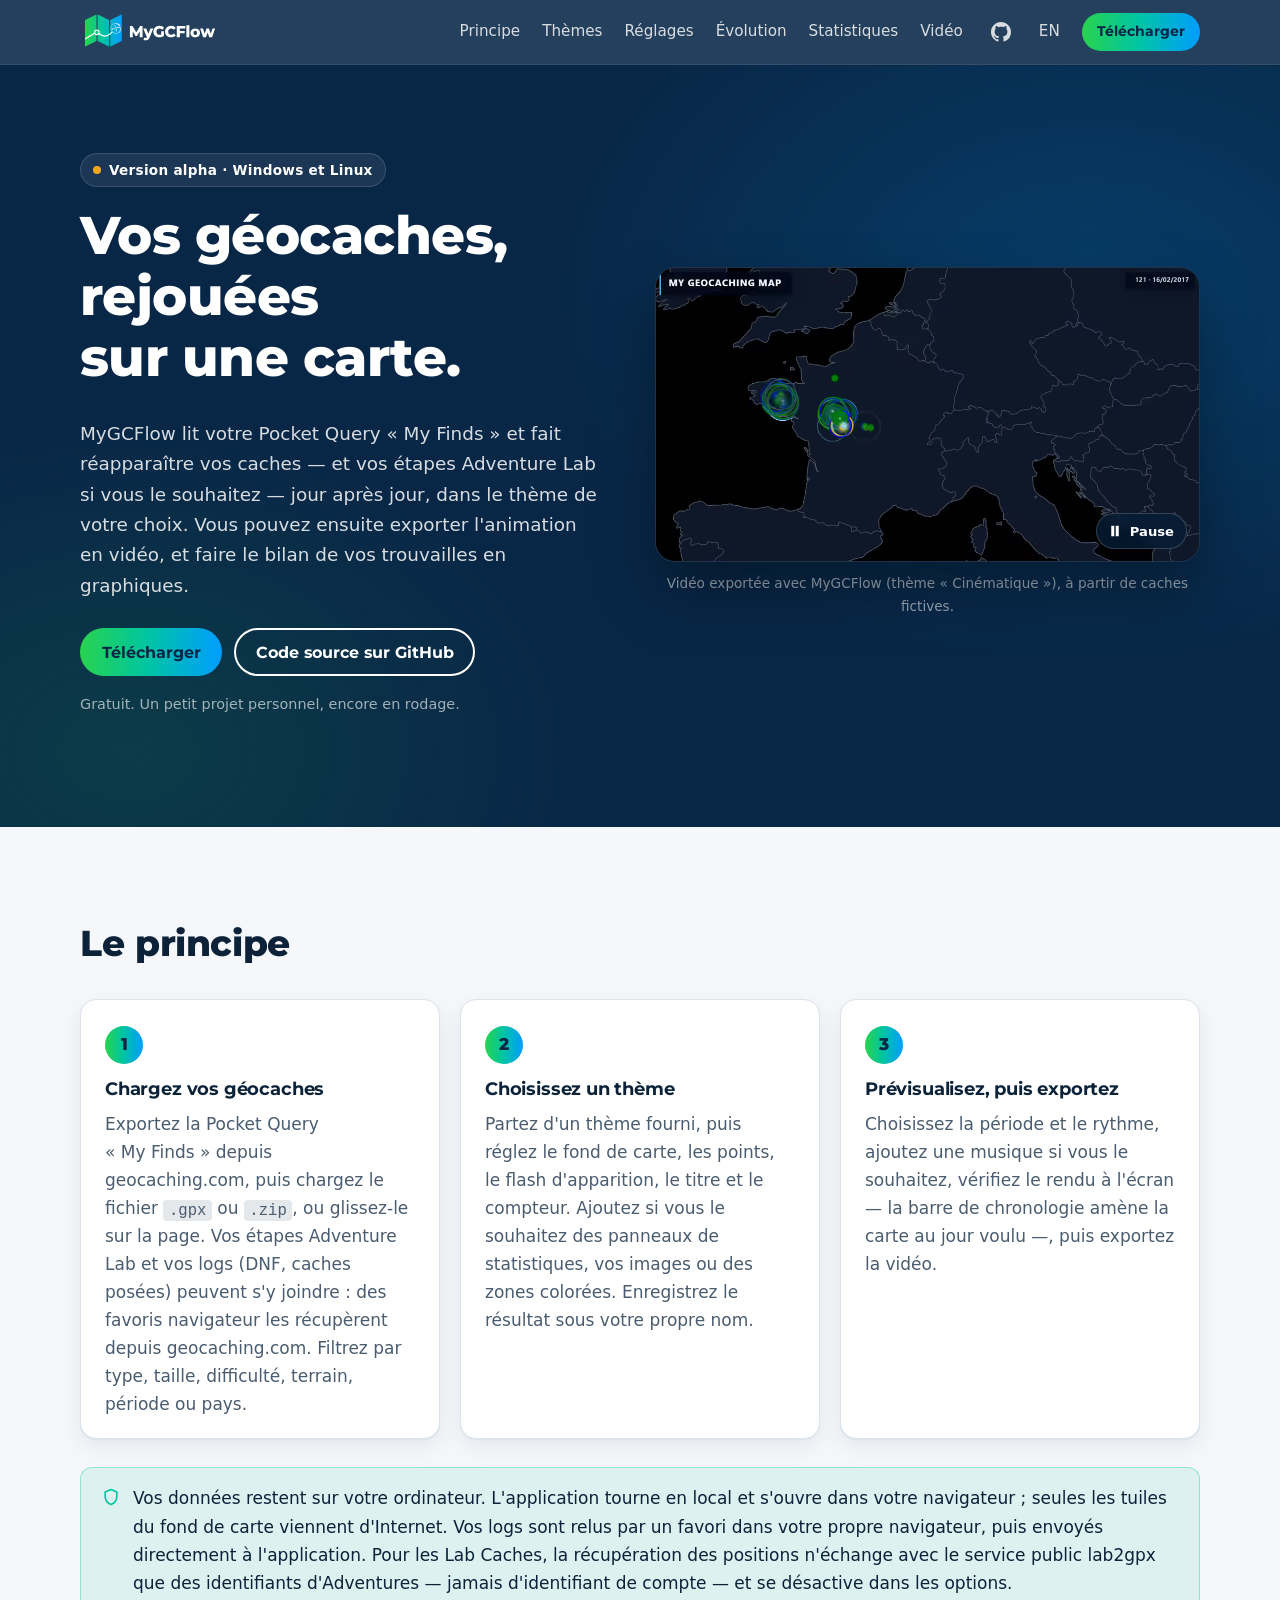
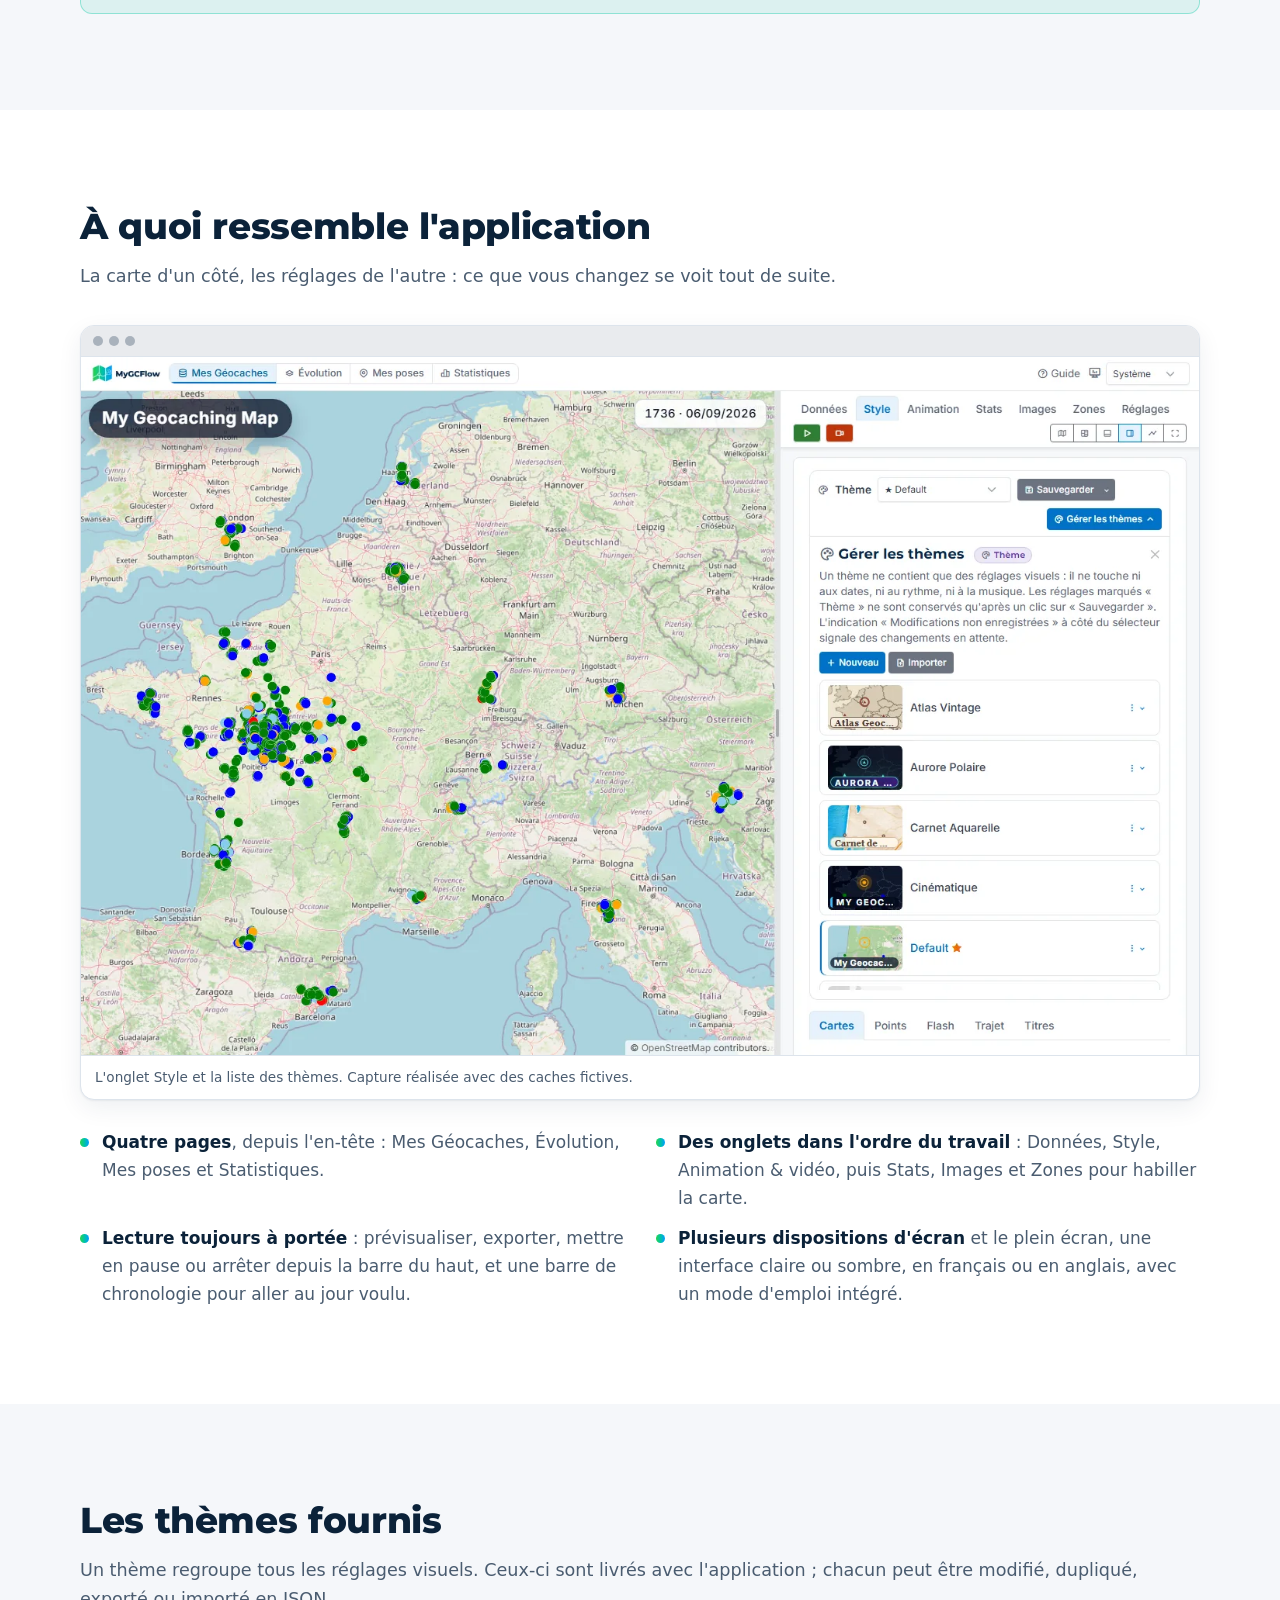
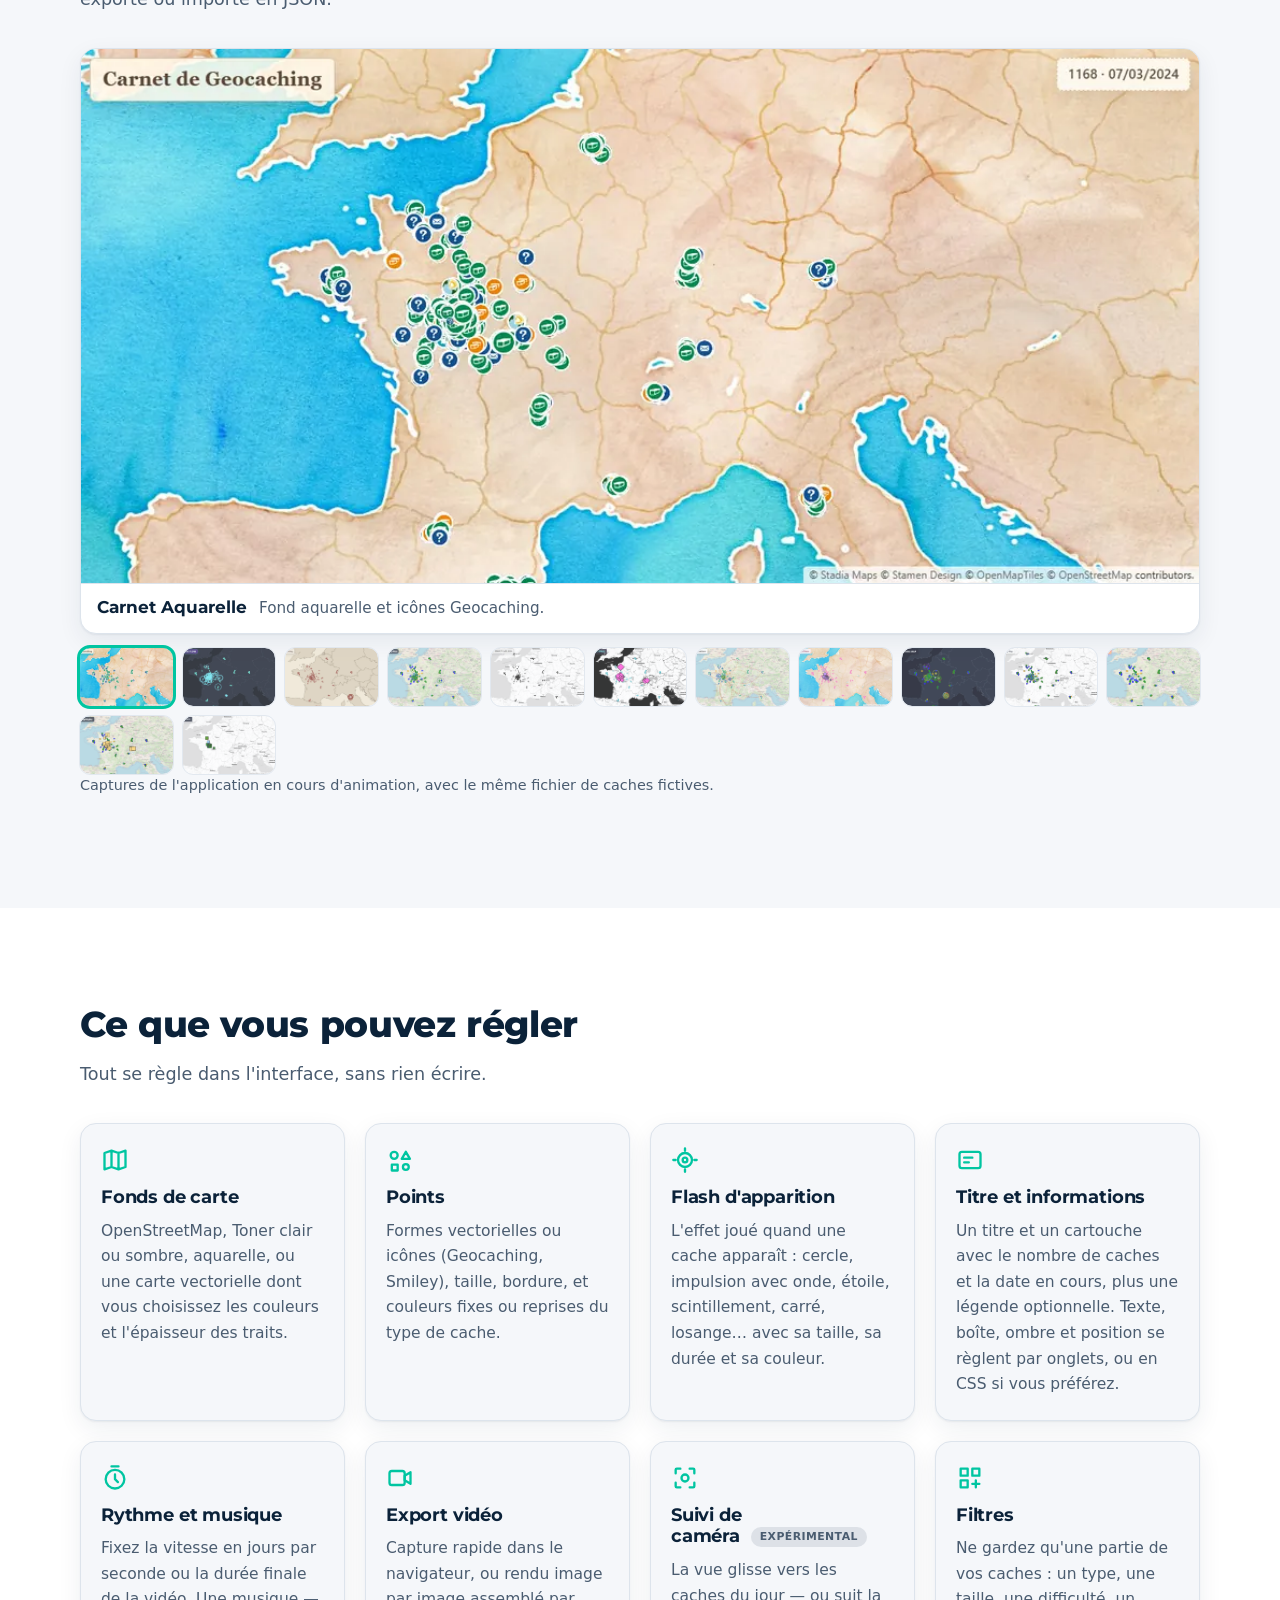
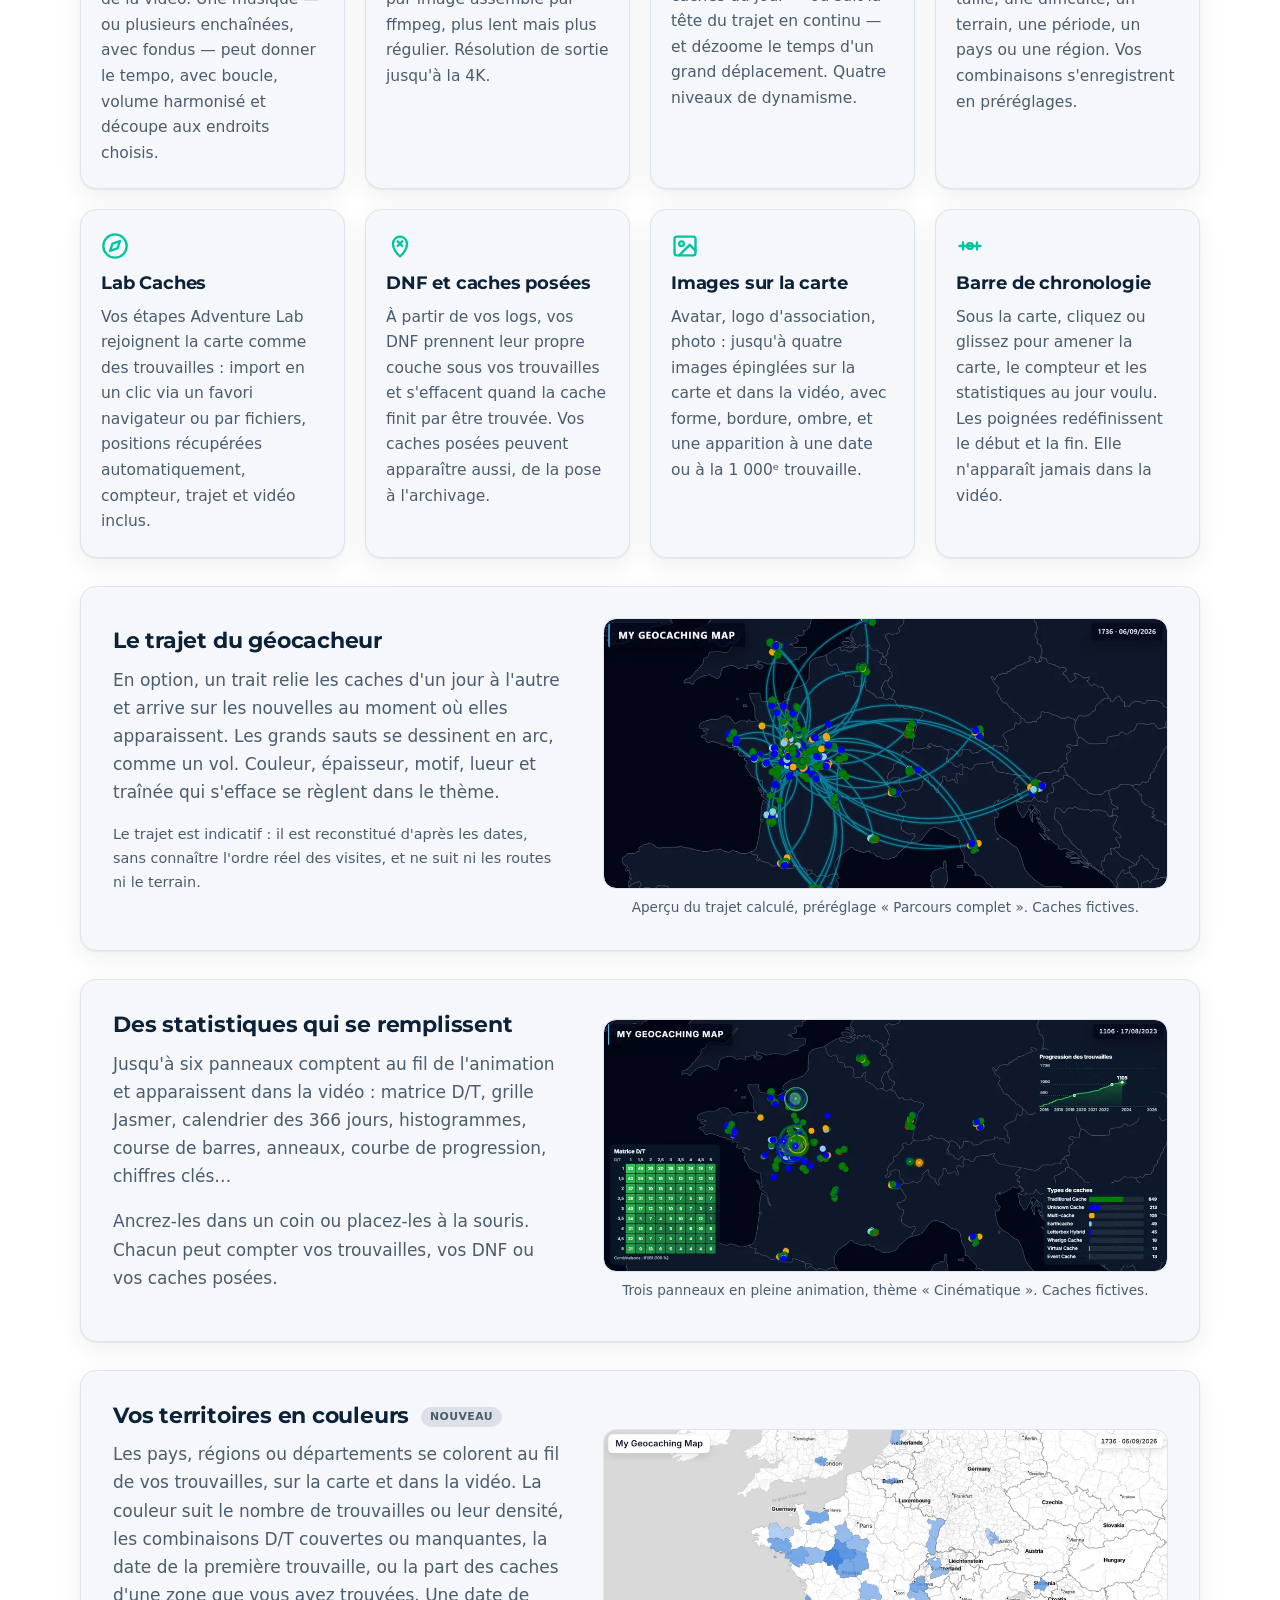
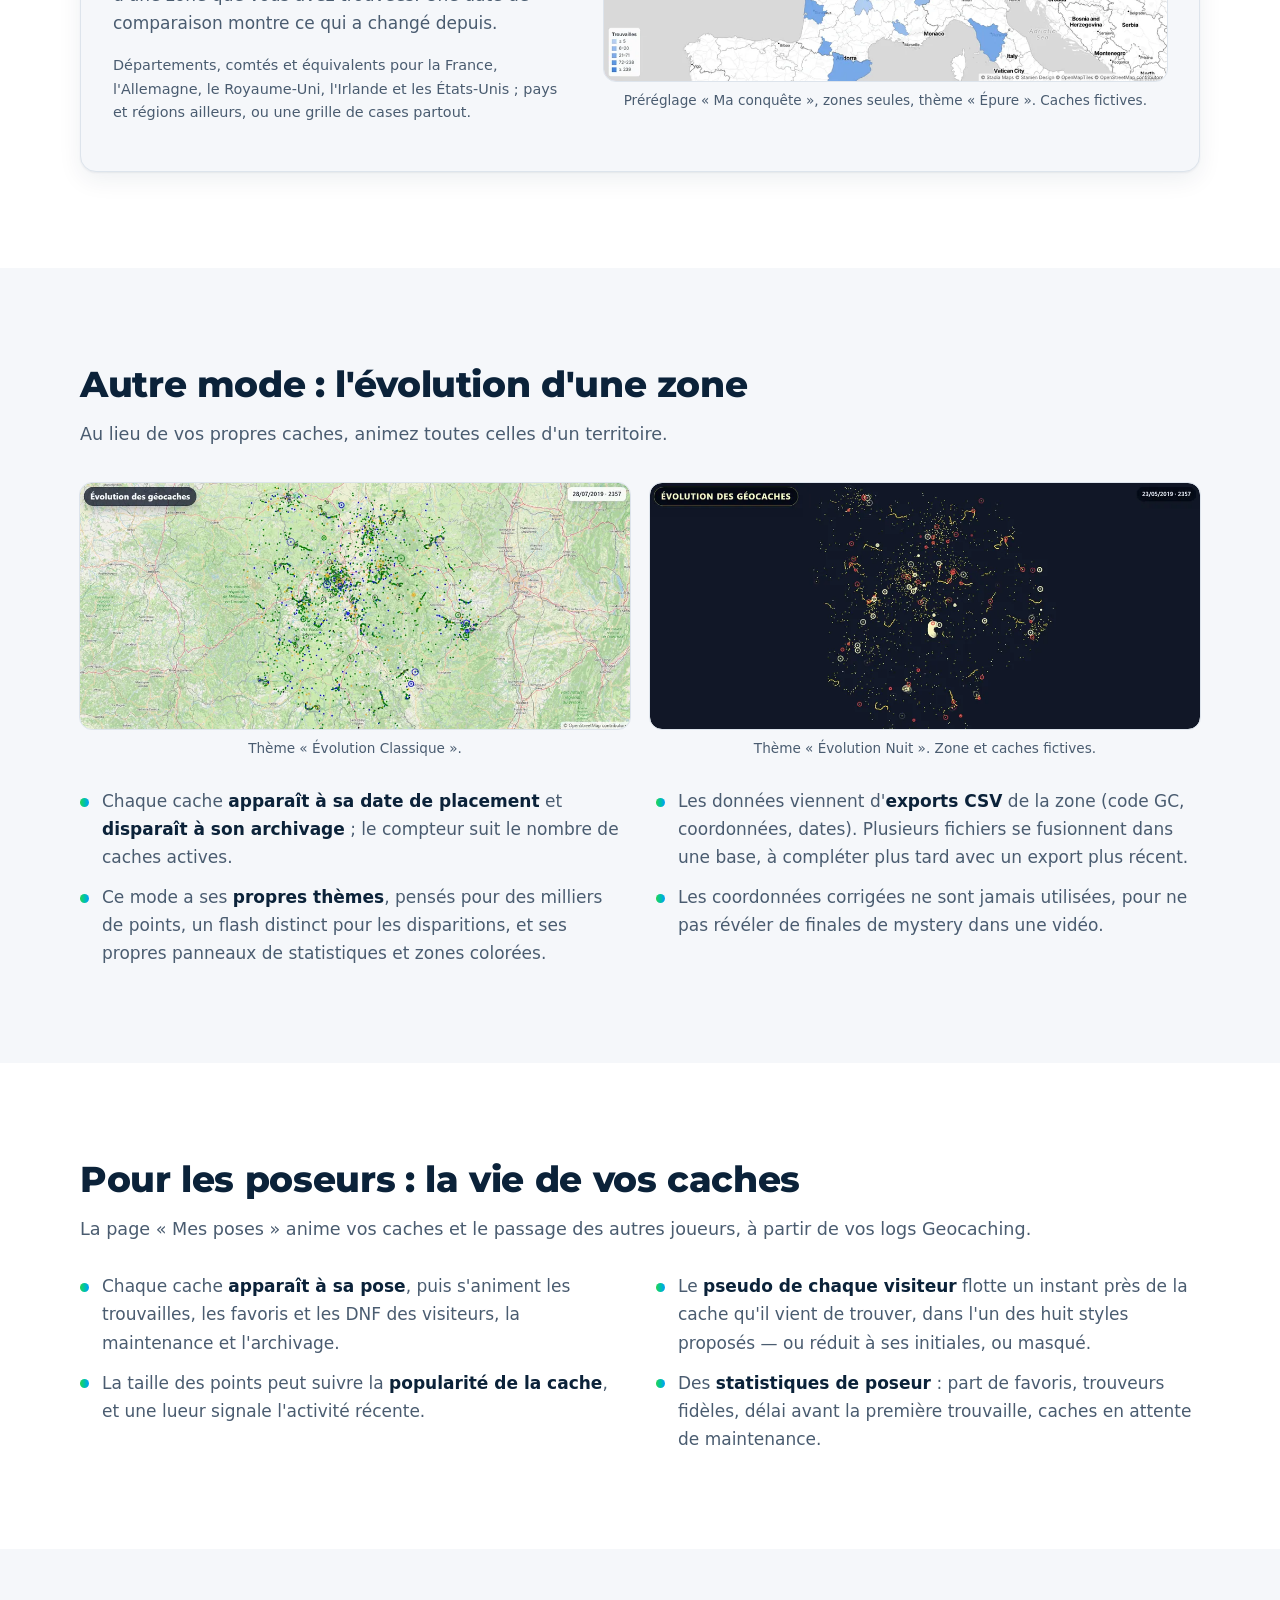
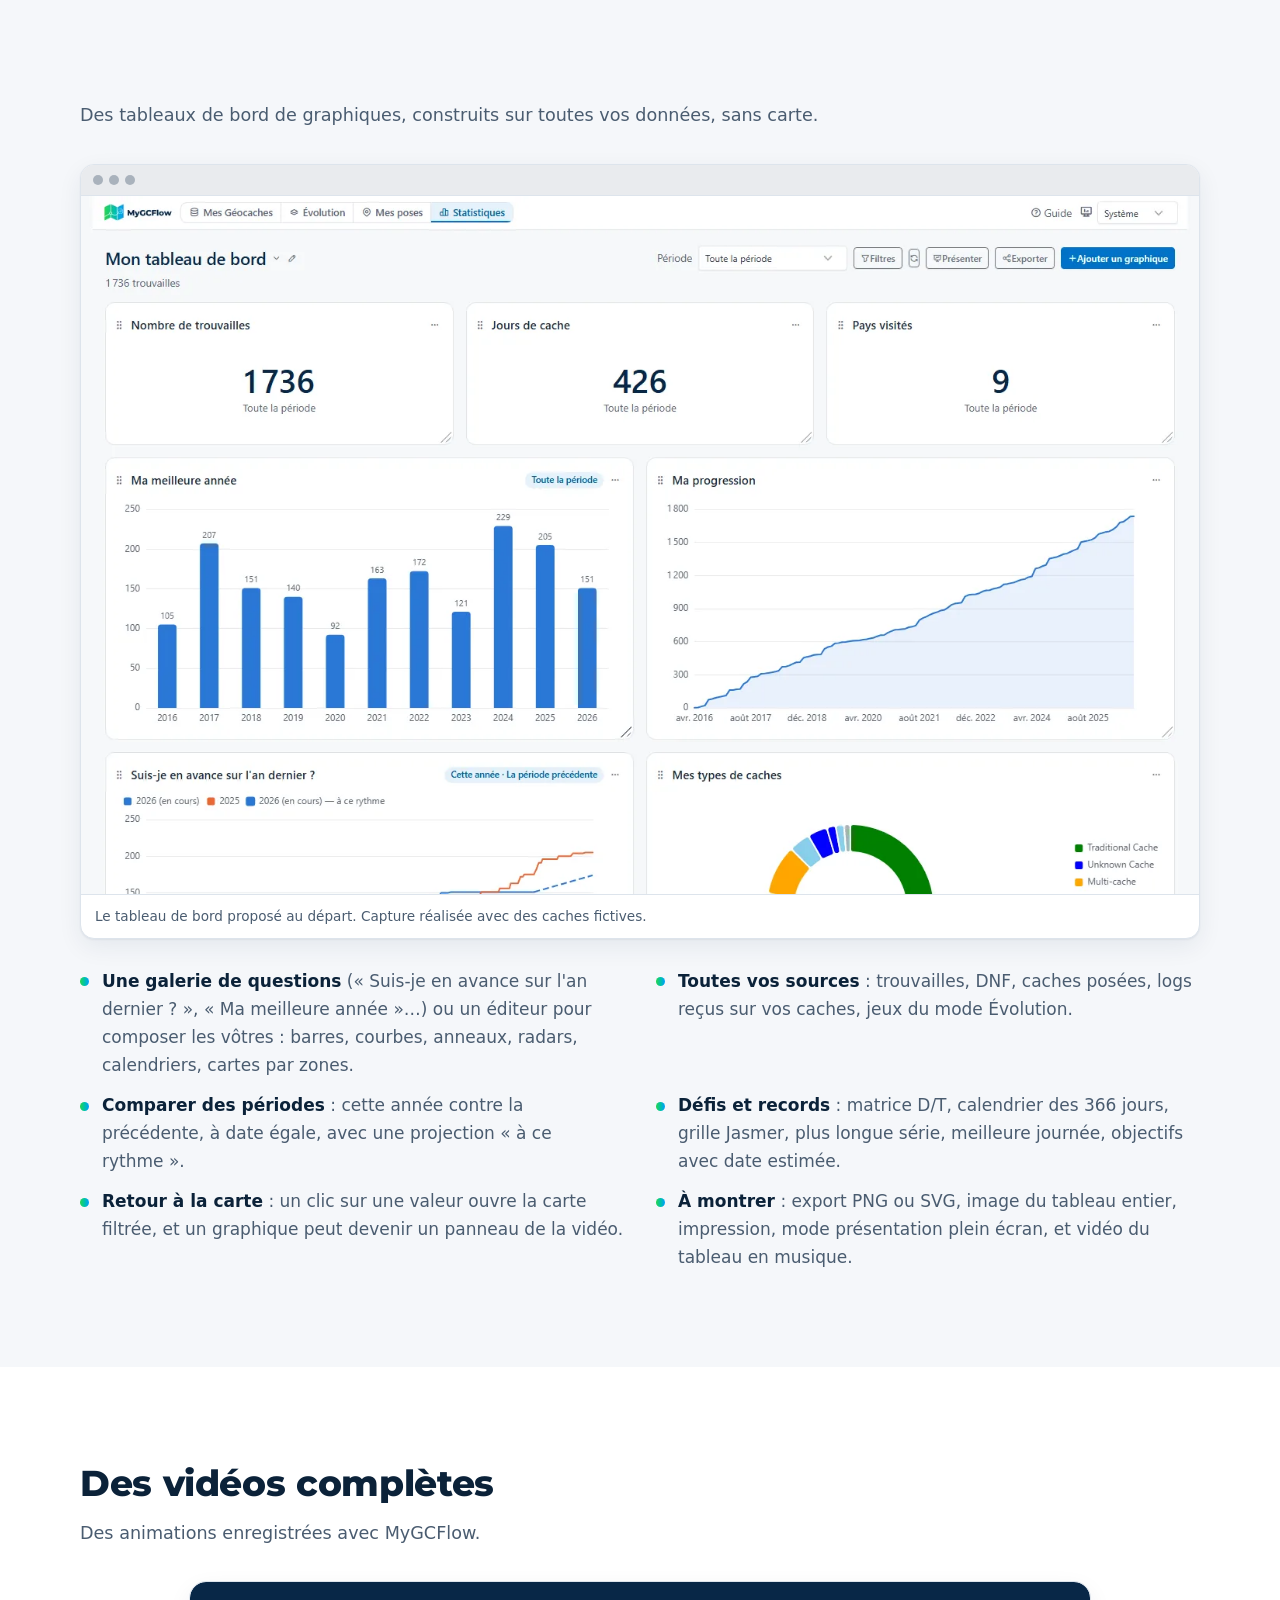
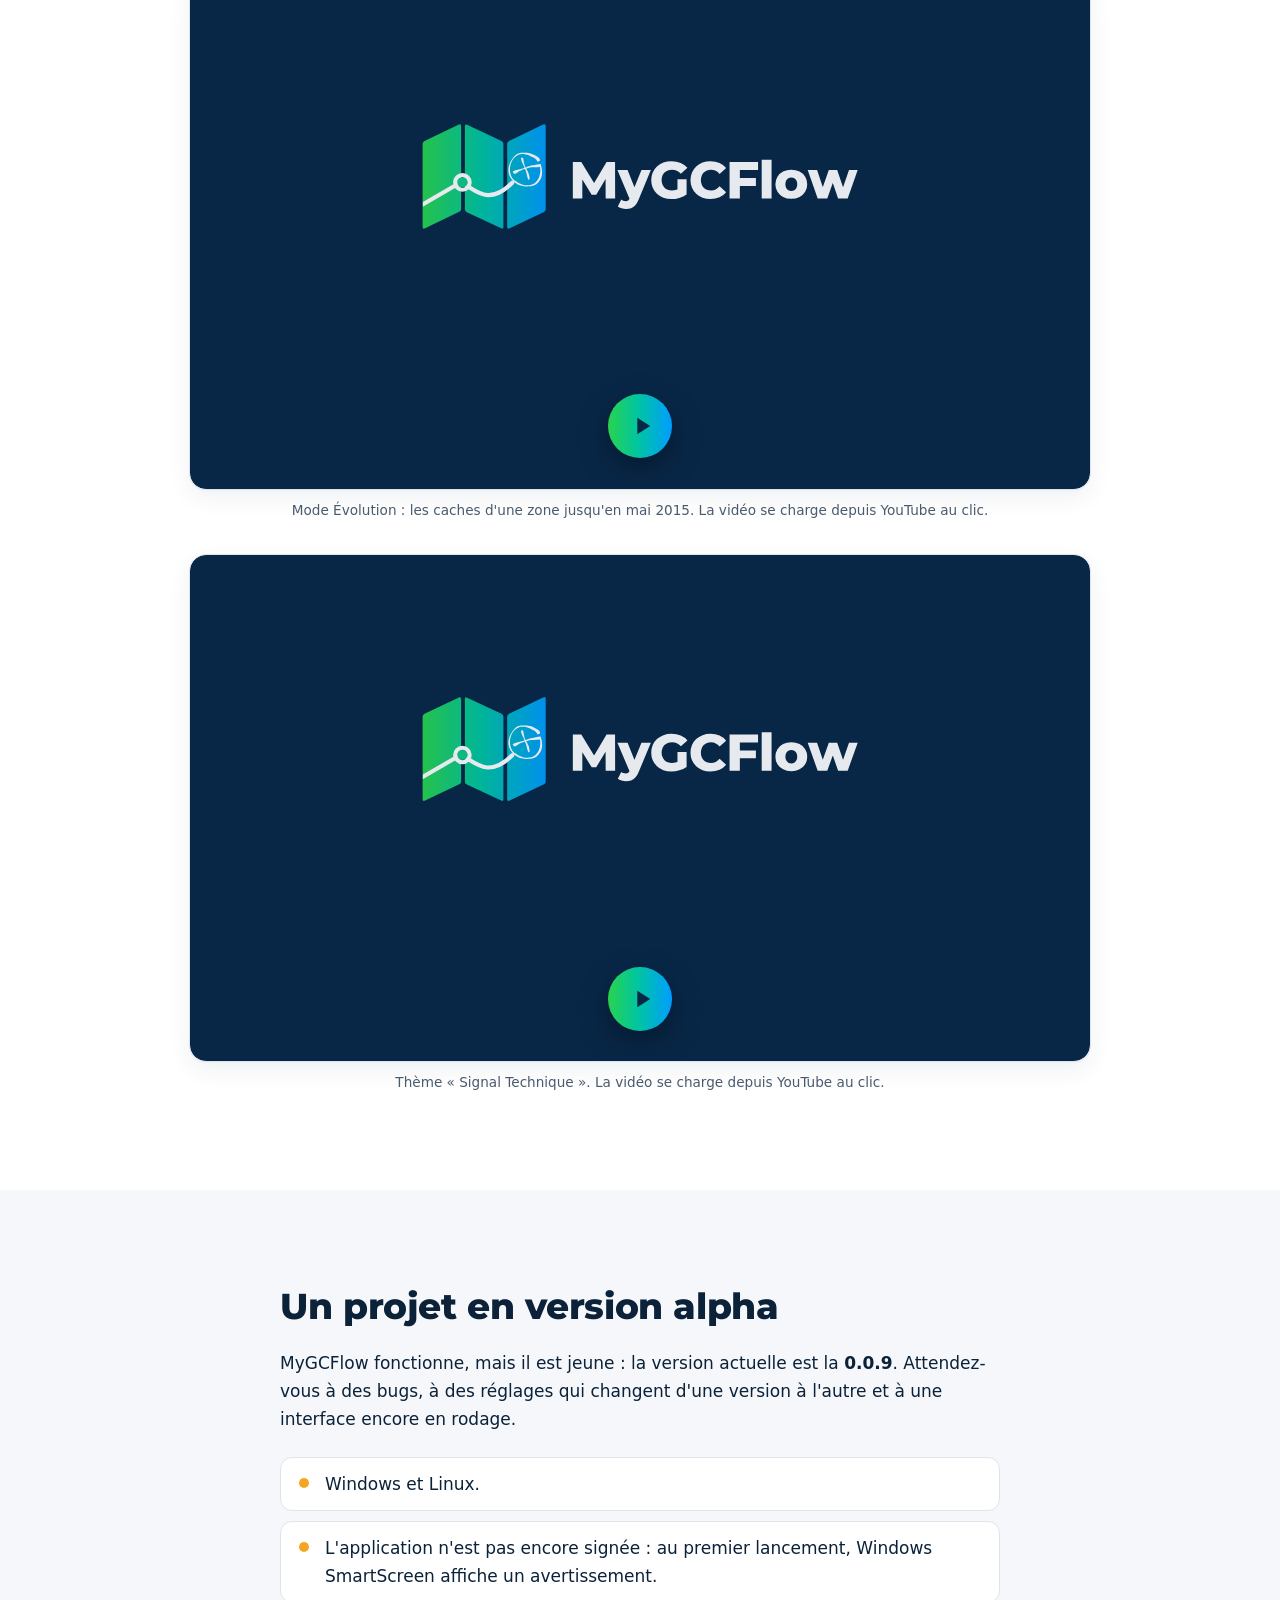
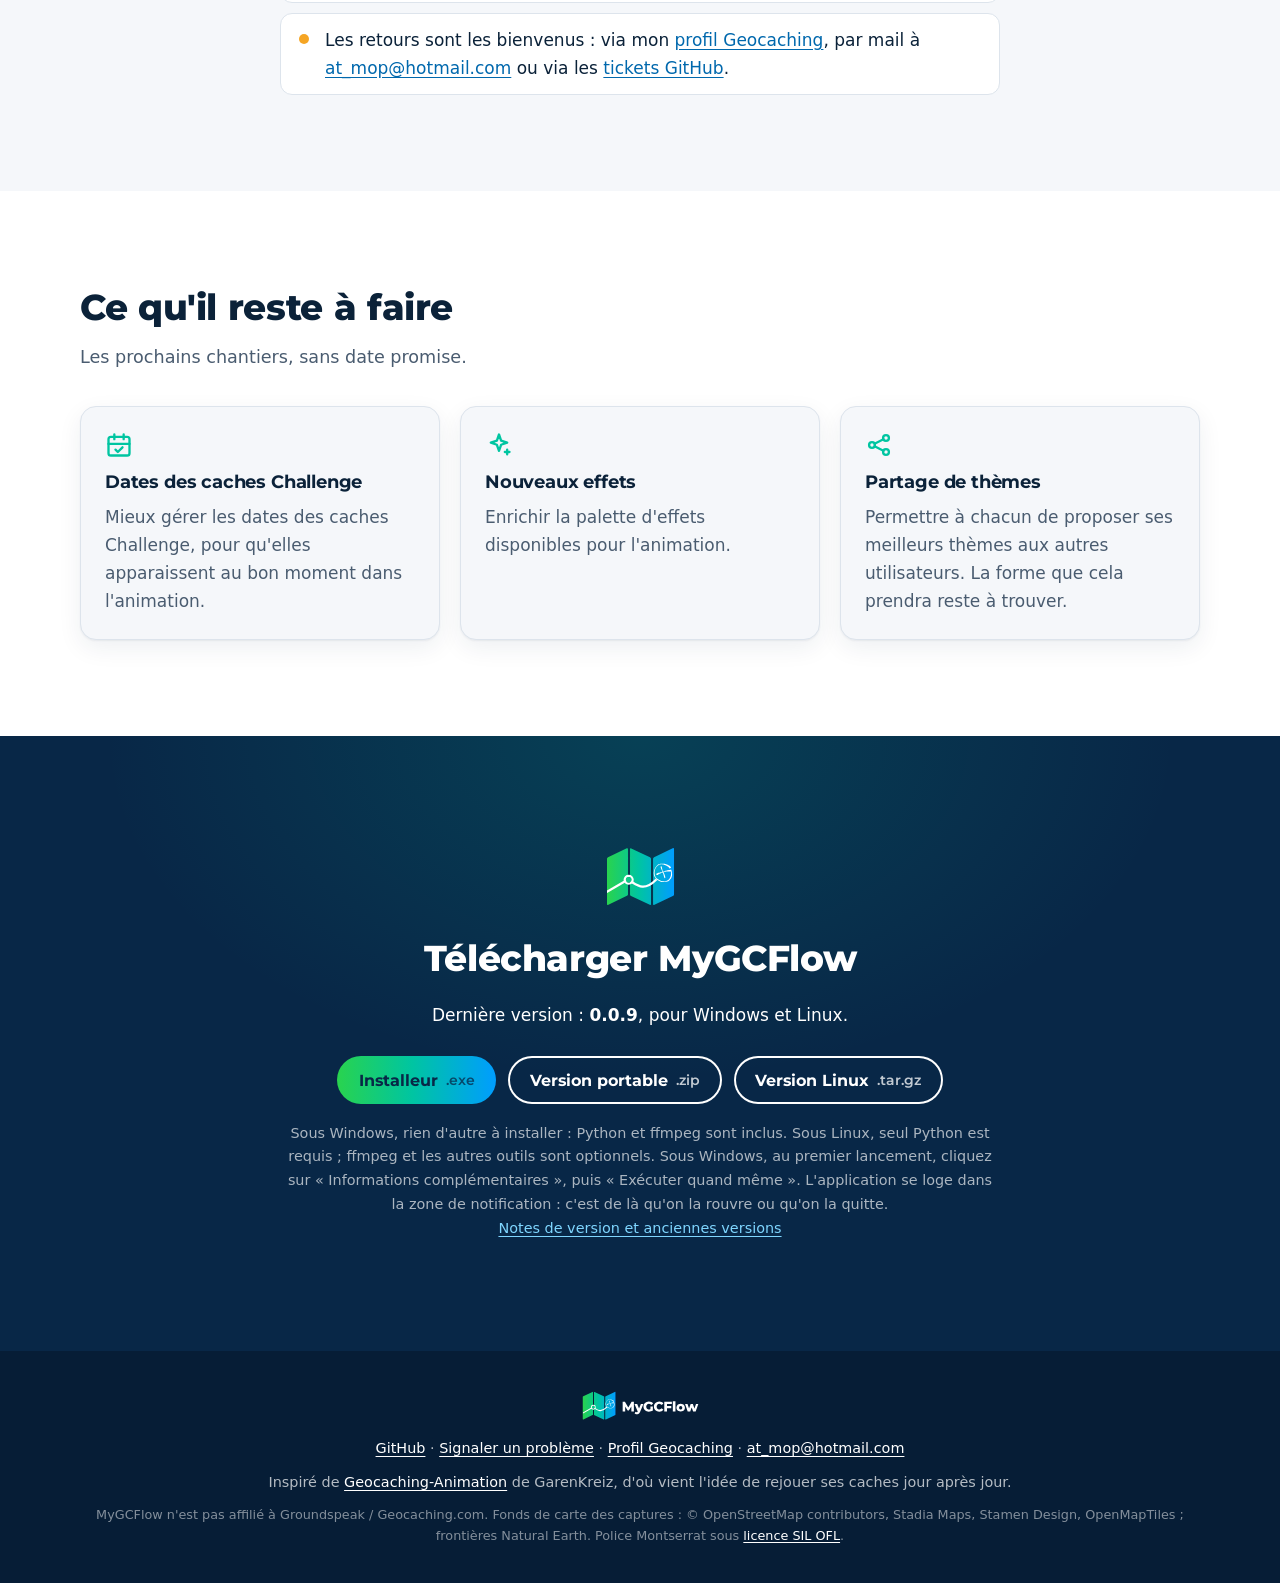
<file: index.html>
<!doctype html>
<html lang="fr">
<head>
  <meta charset="utf-8">
  <meta name="viewport" content="width=device-width, initial-scale=1">
  <title>MyGCFlow · vos géocaches en carte animée</title>
  <meta name="description" content="MyGCFlow rejoue vos géocaches trouvées, vos étapes Adventure Lab et vos DNF sur une carte, jour après jour, dans le thème de votre choix, enregistre l'animation en vidéo et fait le bilan en graphiques. Application gratuite pour Windows et Linux, en version alpha.">
  <meta name="theme-color" content="#082747">

  <meta property="og:type" content="website">
  <meta property="og:title" content="MyGCFlow">
  <meta property="og:description" content="Vos géocaches trouvées et vos étapes Adventure Lab, rejouées sur une carte, enregistrées en vidéo et mises en graphiques.">
  <!-- og:image demande une URL absolue : l'ajouter quand le domaine du site sera connu,
       avec assets/img/mygcflow-social-1280x640.png -->
  <link rel="alternate" hreflang="en" href="en.html">
  <link rel="alternate" hreflang="fr" href="index.html">

  <link rel="icon" href="assets/img/favicon.ico" sizes="any">
  <link rel="icon" href="assets/img/favicon.svg" type="image/svg+xml">
  <link rel="apple-touch-icon" href="assets/img/apple-touch-icon.png">
  <link rel="manifest" href="site.webmanifest">

  <script>document.documentElement.classList.add("js")</script>
  <link rel="preload" href="assets/fonts/montserrat-600-800.woff2" as="font" type="font/woff2" crossorigin>
  <link rel="stylesheet" href="assets/css/style.css">
  <script src="assets/js/main.js" defer></script>
</head>
<body>
  <a class="skip" href="#contenu">Aller au contenu</a>

  <header class="topbar">
    <div class="wrap topbar-inner">
      <a class="brand" href="#" aria-label="MyGCFlow, retour en haut">
        <img src="assets/img/mygcflow-logo-horizontal-fond-sombre.svg" alt="MyGCFlow" width="150" height="48">
      </a>
      <nav class="nav" aria-label="Sections">
        <a href="#principe">Principe</a>
        <a href="#themes">Thèmes</a>
        <a href="#reglages">Réglages</a>
        <a href="#evolution">Évolution</a>
        <a href="#statistiques">Statistiques</a>
        <a href="#video">Vidéo</a>
        <a class="nav-github" href="https://github.com/TherionAcribus/MyGCFlow" aria-label="Code source sur GitHub">
          <svg viewBox="0 0 16 16" width="20" height="20" aria-hidden="true"><path fill="currentColor" d="M8 0C3.58 0 0 3.58 0 8c0 3.54 2.29 6.53 5.47 7.59.4.07.55-.17.55-.38 0-.19-.01-.82-.01-1.49-2.01.37-2.53-.49-2.69-.94-.09-.23-.48-.94-.82-1.13-.28-.15-.68-.52-.01-.53.63-.01 1.08.58 1.23.82.72 1.21 1.87.87 2.33.66.07-.52.28-.87.51-1.07-1.78-.2-3.64-.89-3.64-3.95 0-.87.31-1.59.82-2.15-.08-.2-.36-1.02.08-2.12 0 0 .67-.21 2.2.82.64-.18 1.32-.27 2-.27.68 0 1.36.09 2 .27 1.53-1.04 2.2-.82 2.2-.82.44 1.1.16 1.92.08 2.12.51.56.82 1.27.82 2.15 0 3.07-1.87 3.75-3.65 3.95.29.25.54.73.54 1.48 0 1.07-.01 1.93-.01 2.2 0 .21.15.46.55.38A8.013 8.013 0 0016 8c0-4.42-3.58-8-8-8z"/></svg>
        </a>
        <a href="en.html" hreflang="en" lang="en">EN</a>
        <a class="btn btn-small" href="#telecharger">Télécharger</a>
      </nav>
    </div>
  </header>

  <main id="contenu">
    <!-- Accroche -->
    <section class="hero">
      <div class="wrap hero-inner">
        <div class="hero-text">
          <p class="badge"><span class="badge-dot" aria-hidden="true"></span>Version alpha · Windows et Linux</p>
          <h1>Vos géocaches, rejouées sur une&nbsp;carte.</h1>
          <p class="lead">
            MyGCFlow lit votre Pocket Query «&nbsp;My&nbsp;Finds&nbsp;» et fait réapparaître vos caches
            — et vos étapes Adventure Lab si vous le souhaitez — jour après jour, dans le thème
            de votre choix. Vous pouvez ensuite exporter l'animation en vidéo, et faire le bilan
            de vos trouvailles en graphiques.
          </p>
          <div class="actions">
            <a class="btn" href="#telecharger">Télécharger</a>
            <a class="btn btn-ghost" href="https://github.com/TherionAcribus/MyGCFlow">Code source sur GitHub</a>
          </div>
          <p class="fineprint">Gratuit. Un petit projet personnel, encore en rodage.</p>
        </div>

        <!-- Vidéo exportée par l'application elle-même (capture rapide, thème
             Cinématique), à partir d'un fichier de caches fictives. Elle ne démarre
             que par JavaScript, et jamais si l'animation réduite est demandée. -->
        <figure class="demo">
          <div class="demo-frame">
            <video id="demo-video" muted loop playsinline preload="none"
                   poster="assets/img/app/apercu-cinematique.webp" width="1040" height="562"
                   aria-label="Animation MyGCFlow : des caches apparaissent sur une carte sombre de l'Europe de l'Ouest, avec un compteur et une date">
              <source src="assets/video/apercu-cinematique.webm" type="video/webm">
              <source src="assets/video/apercu-cinematique.mp4" type="video/mp4">
            </video>
            <button class="demo-toggle" id="demo-toggle" type="button" hidden aria-pressed="false">
              <svg class="icon-pause" viewBox="0 0 24 24" width="18" height="18" aria-hidden="true"><path fill="currentColor" d="M7 5h4v14H7zM13 5h4v14h-4z"/></svg>
              <svg class="icon-play" viewBox="0 0 24 24" width="18" height="18" aria-hidden="true"><path fill="currentColor" d="M8 5v14l11-7z"/></svg>
              <span class="demo-toggle-label">Pause</span>
            </button>
          </div>
          <figcaption>Vidéo exportée avec MyGCFlow (thème «&nbsp;Cinématique&nbsp;»), à partir de caches fictives.</figcaption>
        </figure>
      </div>
    </section>

    <!-- Principe -->
    <section id="principe" class="section">
      <div class="wrap">
        <h2 class="reveal">Le principe</h2>
        <ol class="steps">
          <li class="step reveal">
            <span class="step-num" aria-hidden="true">1</span>
            <h3>Chargez vos géocaches</h3>
            <p>
              Exportez la Pocket Query «&nbsp;My&nbsp;Finds&nbsp;» depuis geocaching.com, puis chargez le
              fichier <code>.gpx</code> ou <code>.zip</code>, ou glissez-le sur la page. Vos étapes
              Adventure Lab et vos logs (DNF, caches posées) peuvent s'y joindre&nbsp;: des favoris
              navigateur les récupèrent depuis geocaching.com. Filtrez par type, taille, difficulté,
              terrain, période ou pays.
            </p>
          </li>
          <li class="step reveal">
            <span class="step-num" aria-hidden="true">2</span>
            <h3>Choisissez un thème</h3>
            <p>
              Partez d'un thème fourni, puis réglez le fond de carte, les points, le flash
              d'apparition, le titre et le compteur. Ajoutez si vous le souhaitez des panneaux de
              statistiques, vos images ou des zones colorées. Enregistrez le résultat sous votre propre nom.
            </p>
          </li>
          <li class="step reveal">
            <span class="step-num" aria-hidden="true">3</span>
            <h3>Prévisualisez, puis exportez</h3>
            <p>
              Choisissez la période et le rythme, ajoutez une musique si vous le souhaitez,
              vérifiez le rendu à l'écran — la barre de chronologie amène la carte au jour voulu —,
              puis exportez la vidéo.
            </p>
          </li>
        </ol>
        <p class="note reveal">
          <svg viewBox="0 0 24 24" width="20" height="20" aria-hidden="true"><path fill="none" stroke="currentColor" stroke-width="2" stroke-linecap="round" stroke-linejoin="round" d="M12 3l7 3v5c0 4.5-3 8.3-7 10-4-1.7-7-5.5-7-10V6z"/></svg>
          <span>
            Vos données restent sur votre ordinateur. L'application tourne en local et s'ouvre dans votre
            navigateur&nbsp;; seules les tuiles du fond de carte viennent d'Internet. Vos logs sont relus
            par un favori dans votre propre navigateur, puis envoyés directement à l'application. Pour les Lab Caches,
            la récupération des positions n'échange avec le service public lab2gpx que des identifiants
            d'Adventures — jamais d'identifiant de compte — et se désactive dans les options.
          </span>
        </p>
      </div>
    </section>

    <!-- L'application -->
    <section id="application" class="section section-alt">
      <div class="wrap">
        <h2 class="reveal">À quoi ressemble l'application</h2>
        <p class="section-lead reveal">
          La carte d'un côté, les réglages de l'autre&nbsp;: ce que vous changez se voit tout de suite.
        </p>

        <figure class="shot reveal">
          <div class="shot-bar" aria-hidden="true"><span></span><span></span><span></span></div>
          <img src="assets/img/app/interface-themes.webp" width="1440" height="900" loading="lazy"
               alt="Capture de MyGCFlow : à gauche, une carte d'Europe de l'Ouest couverte de points colorés ; à droite, l'onglet Style avec la liste des thèmes et leurs vignettes.">
          <figcaption>L'onglet Style et la liste des thèmes. Capture réalisée avec des caches fictives.</figcaption>
        </figure>

        <ul class="points reveal">
          <li><strong>Quatre pages</strong>, depuis l'en-tête&nbsp;: Mes Géocaches, Évolution, Mes poses et Statistiques.</li>
          <li><strong>Des onglets dans l'ordre du travail</strong>&nbsp;: Données, Style, Animation &amp; vidéo, puis Stats, Images et Zones pour habiller la carte.</li>
          <li><strong>Lecture toujours à portée</strong>&nbsp;: prévisualiser, exporter, mettre en pause ou arrêter depuis la barre du haut, et une barre de chronologie pour aller au jour voulu.</li>
          <li><strong>Plusieurs dispositions d'écran</strong> et le plein écran, une interface claire ou sombre, en français ou en anglais, avec un mode d'emploi intégré.</li>
        </ul>
      </div>
    </section>

    <!-- Thèmes -->
    <section id="themes" class="section">
      <div class="wrap">
        <h2 class="reveal">Les thèmes fournis</h2>
        <p class="section-lead reveal">
          Un thème regroupe tous les réglages visuels. Ceux-ci sont livrés avec l'application&nbsp;;
          chacun peut être modifié, dupliqué, exporté ou importé en JSON.
        </p>

        <!-- Chaque vignette est un lien vers l'image : sans JavaScript, il l'ouvre ;
             avec, main.js l'affiche dans le cadre du dessus.
             Pour ajouter un thème : dupliquer un <li>, changer href, src et data-caption. -->
        <div class="gallery reveal" id="gallery">
          <figure class="gallery-main">
            <img id="gallery-image" src="assets/img/app/theme-carnet-aquarelle.webp" width="1040" height="497"
                 alt="Thème Carnet Aquarelle, animation en cours">
            <figcaption>
              <strong id="gallery-name">Carnet Aquarelle</strong>
              <span id="gallery-caption">Fond aquarelle et icônes Geocaching.</span>
            </figcaption>
          </figure>
          <ul class="gallery-thumbs">
            <li><a href="assets/img/app/theme-carnet-aquarelle.webp" data-name="Carnet Aquarelle" data-caption="Fond aquarelle et icônes Geocaching." aria-current="true"><img src="assets/img/app/theme-carnet-aquarelle.webp" width="1040" height="497" loading="lazy" alt="Carnet Aquarelle"></a></li>
            <li><a href="assets/img/app/theme-aurore-polaire.webp" data-name="Aurore Polaire" data-caption="Carte vectorielle de nuit, triangles turquoise et ondes."><img src="assets/img/app/theme-aurore-polaire.webp" width="1040" height="497" loading="lazy" alt="Aurore Polaire"></a></li>
            <li><a href="assets/img/app/theme-atlas-vintage.webp" data-name="Atlas Vintage" data-caption="Carte vectorielle sépia, comme un vieil atlas."><img src="assets/img/app/theme-atlas-vintage.webp" width="1040" height="497" loading="lazy" alt="Atlas Vintage"></a></li>
            <li><a href="assets/img/app/theme-default.webp" data-name="Default" data-caption="OpenStreetMap et couleurs par type de cache : le thème de départ."><img src="assets/img/app/theme-default.webp" width="1040" height="497" loading="lazy" alt="Default"></a></li>
            <li><a href="assets/img/app/theme-encre-papier.webp" data-name="Encre &amp; Papier" data-caption="Fond noir et blanc, points à l'encre."><img src="assets/img/app/theme-encre-papier.webp" width="1040" height="497" loading="lazy" alt="Encre &amp; Papier"></a></li>
            <li><a href="assets/img/app/theme-nocturne-neon.webp" data-name="Nocturne Neon" data-caption="Mers noires, flashs en losanges roses."><img src="assets/img/app/theme-nocturne-neon.webp" width="1040" height="497" loading="lazy" alt="Nocturne Neon"></a></li>
            <li><a href="assets/img/app/theme-randonnee-topo.webp" data-name="Randonnée Topo" data-caption="OpenStreetMap, icônes et trajet en pointillés."><img src="assets/img/app/theme-randonnee-topo.webp" width="1040" height="497" loading="lazy" alt="Randonnée Topo"></a></li>
            <li><a href="assets/img/app/theme-sakura-pastel.webp" data-name="Sakura Pastel" data-caption="Fond aquarelle, points roses et flashs en étoile."><img src="assets/img/app/theme-sakura-pastel.webp" width="1040" height="497" loading="lazy" alt="Sakura Pastel"></a></li>
            <li><a href="assets/img/app/theme-cinematique.webp" data-name="Cinématique" data-caption="Carte vectorielle sombre, flash à impulsion. C'est celui de la vidéo du haut de page."><img src="assets/img/app/theme-cinematique.webp" width="1040" height="497" loading="lazy" alt="Cinématique"></a></li>
            <li><a href="assets/img/app/theme-epure.webp" data-name="Épure" data-caption="Fond clair discret, pour laisser la place aux points."><img src="assets/img/app/theme-epure.webp" width="1040" height="497" loading="lazy" alt="Épure"></a></li>
            <li><a href="assets/img/app/theme-fete-confetti.webp" data-name="Fête Confetti" data-caption="OpenStreetMap, flashs scintillants et titre coloré."><img src="assets/img/app/theme-fete-confetti.webp" width="1040" height="497" loading="lazy" alt="Fête Confetti"></a></li>
            <li><a href="assets/img/app/theme-presentation-impact.webp" data-name="Présentation Impact" data-caption="OpenStreetMap, grands flashs carrés bien visibles."><img src="assets/img/app/theme-presentation-impact.webp" width="1040" height="497" loading="lazy" alt="Présentation Impact"></a></li>
            <li><a href="assets/img/app/theme-signal-technique.webp" data-name="Signal Technique" data-caption="Fond clair, carrés et typographie à chasse fixe."><img src="assets/img/app/theme-signal-technique.webp" width="1040" height="497" loading="lazy" alt="Signal Technique"></a></li>
          </ul>
        </div>
        <p class="fineprint reveal">Captures de l'application en cours d'animation, avec le même fichier de caches fictives.</p>
      </div>
    </section>

    <!-- Réglages -->
    <section id="reglages" class="section section-alt">
      <div class="wrap">
        <h2 class="reveal">Ce que vous pouvez régler</h2>
        <p class="section-lead reveal">Tout se règle dans l'interface, sans rien écrire.</p>

        <div class="features">
          <article class="card reveal">
            <svg class="card-icon" viewBox="0 0 24 24" width="28" height="28" aria-hidden="true"><g fill="none" stroke="currentColor" stroke-width="2" stroke-linecap="round" stroke-linejoin="round"><path d="M3 6l6-2 6 2 6-2v14l-6 2-6-2-6 2zM9 4v14M15 6v14"/></g></svg>
            <h3>Fonds de carte</h3>
            <p>OpenStreetMap, Toner clair ou sombre, aquarelle, ou une carte vectorielle dont vous choisissez les couleurs et l'épaisseur des traits.</p>
          </article>
          <article class="card reveal">
            <svg class="card-icon" viewBox="0 0 24 24" width="28" height="28" aria-hidden="true"><g fill="none" stroke="currentColor" stroke-width="2" stroke-linecap="round" stroke-linejoin="round"><circle cx="7" cy="8" r="3"/><path d="M17 5l3.5 6h-7zM5 16h5v5H5z"/><circle cx="17" cy="18" r="2.5"/></g></svg>
            <h3>Points</h3>
            <p>Formes vectorielles ou icônes (Geocaching, Smiley), taille, bordure, et couleurs fixes ou reprises du type de cache.</p>
          </article>
          <article class="card reveal">
            <svg class="card-icon" viewBox="0 0 24 24" width="28" height="28" aria-hidden="true"><g fill="none" stroke="currentColor" stroke-width="2" stroke-linecap="round" stroke-linejoin="round"><circle cx="12" cy="12" r="2"/><circle cx="12" cy="12" r="6"/><path d="M12 2v2M12 20v2M2 12h2M20 12h2"/></g></svg>
            <h3>Flash d'apparition</h3>
            <p>L'effet joué quand une cache apparaît&nbsp;: cercle, impulsion avec onde, étoile, scintillement, carré, losange… avec sa taille, sa durée et sa couleur.</p>
          </article>
          <article class="card reveal">
            <svg class="card-icon" viewBox="0 0 24 24" width="28" height="28" aria-hidden="true"><g fill="none" stroke="currentColor" stroke-width="2" stroke-linecap="round" stroke-linejoin="round"><rect x="3" y="5" width="18" height="14" rx="2"/><path d="M7 10h7M7 14h4"/></g></svg>
            <h3>Titre et informations</h3>
            <p>Un titre et un cartouche avec le nombre de caches et la date en cours, plus une légende optionnelle. Texte, boîte, ombre et position se règlent par onglets, ou en CSS si vous préférez.</p>
          </article>
          <article class="card reveal">
            <svg class="card-icon" viewBox="0 0 24 24" width="28" height="28" aria-hidden="true"><g fill="none" stroke="currentColor" stroke-width="2" stroke-linecap="round" stroke-linejoin="round"><circle cx="12" cy="13" r="8"/><path d="M12 9v4l2.5 2.5M9 2h6"/></g></svg>
            <h3>Rythme et musique</h3>
            <p>Fixez la vitesse en jours par seconde ou la durée finale de la vidéo. Une musique — ou plusieurs enchaînées, avec fondus — peut donner le tempo, avec boucle, volume harmonisé et découpe aux endroits choisis.</p>
          </article>
          <article class="card reveal">
            <svg class="card-icon" viewBox="0 0 24 24" width="28" height="28" aria-hidden="true"><g fill="none" stroke="currentColor" stroke-width="2" stroke-linecap="round" stroke-linejoin="round"><rect x="3" y="6" width="13" height="12" rx="2"/><path d="M16 10l5-3v10l-5-3z"/></g></svg>
            <h3>Export vidéo</h3>
            <p>Capture rapide dans le navigateur, ou rendu image par image assemblé par ffmpeg, plus lent mais plus régulier. Résolution de sortie jusqu'à la 4K.</p>
          </article>
          <article class="card reveal">
            <svg class="card-icon" viewBox="0 0 24 24" width="28" height="28" aria-hidden="true"><g fill="none" stroke="currentColor" stroke-width="2" stroke-linecap="round" stroke-linejoin="round"><path d="M4 8V5a1 1 0 011-1h3M16 4h3a1 1 0 011 1v3M20 16v3a1 1 0 01-1 1h-3M8 20H5a1 1 0 01-1-1v-3"/><circle cx="12" cy="12" r="3"/></g></svg>
            <h3>Suivi de caméra <span class="tag">Expérimental</span></h3>
            <p>La vue glisse vers les caches du jour — ou suit la tête du trajet en continu — et dézoome le temps d'un grand déplacement. Quatre niveaux de dynamisme.</p>
          </article>
          <article class="card reveal">
            <svg class="card-icon" viewBox="0 0 24 24" width="28" height="28" aria-hidden="true"><g fill="none" stroke="currentColor" stroke-width="2" stroke-linecap="round" stroke-linejoin="round"><path d="M4 4h6v6H4zM14 4h6v6h-6zM4 14h6v6H4z"/><path d="M14 17h6M17 14v6"/></g></svg>
            <h3>Filtres</h3>
            <p>Ne gardez qu'une partie de vos caches&nbsp;: un type, une taille, une difficulté, un terrain, une période, un pays ou une région. Vos combinaisons s'enregistrent en préréglages.</p>
          </article>
          <article class="card reveal">
            <svg class="card-icon" viewBox="0 0 24 24" width="28" height="28" aria-hidden="true"><g fill="none" stroke="currentColor" stroke-width="2" stroke-linecap="round" stroke-linejoin="round"><circle cx="12" cy="12" r="10"/><polygon points="16.24 7.76 14.12 14.12 7.76 16.24 9.88 9.88 16.24 7.76"/></g></svg>
            <h3>Lab Caches</h3>
            <p>Vos étapes Adventure Lab rejoignent la carte comme des trouvailles&nbsp;: import en un clic via un favori navigateur ou par fichiers, positions récupérées automatiquement, compteur, trajet et vidéo inclus.</p>
          </article>
          <article class="card reveal">
            <svg class="card-icon" viewBox="0 0 24 24" width="28" height="28" aria-hidden="true"><g fill="none" stroke="currentColor" stroke-width="2" stroke-linecap="round" stroke-linejoin="round"><path d="M12 21s-6-5.6-6-11a6 6 0 0112 0c0 5.4-6 11-6 11z"/><path d="M10 8l4 4M14 8l-4 4"/></g></svg>
            <h3>DNF et caches posées</h3>
            <p>À partir de vos logs, vos DNF prennent leur propre couche sous vos trouvailles et s'effacent quand la cache finit par être trouvée. Vos caches posées peuvent apparaître aussi, de la pose à l'archivage.</p>
          </article>
          <article class="card reveal">
            <svg class="card-icon" viewBox="0 0 24 24" width="28" height="28" aria-hidden="true"><g fill="none" stroke="currentColor" stroke-width="2" stroke-linecap="round" stroke-linejoin="round"><rect x="3" y="4" width="18" height="16" rx="2"/><circle cx="9" cy="10" r="2"/><path d="M21 16l-5-5-9 9"/></g></svg>
            <h3>Images sur la carte</h3>
            <p>Avatar, logo d'association, photo&nbsp;: jusqu'à quatre images épinglées sur la carte et dans la vidéo, avec forme, bordure, ombre, et une apparition à une date ou à la 1&nbsp;000ᵉ trouvaille.</p>
          </article>
          <article class="card reveal">
            <svg class="card-icon" viewBox="0 0 24 24" width="28" height="28" aria-hidden="true"><g fill="none" stroke="currentColor" stroke-width="2" stroke-linecap="round" stroke-linejoin="round"><path d="M3 12h18M6 9v6M18 9v6"/><circle cx="12" cy="12" r="2.5"/></g></svg>
            <h3>Barre de chronologie</h3>
            <p>Sous la carte, cliquez ou glissez pour amener la carte, le compteur et les statistiques au jour voulu. Les poignées redéfinissent le début et la fin. Elle n'apparaît jamais dans la vidéo.</p>
          </article>
        </div>

        <article class="split reveal">
          <div class="split-text">
            <h3>Le trajet du géocacheur</h3>
            <p>
              En option, un trait relie les caches d'un jour à l'autre et arrive sur les nouvelles
              au moment où elles apparaissent. Les grands sauts se dessinent en arc, comme un vol.
              Couleur, épaisseur, motif, lueur et traînée qui s'efface se règlent dans le thème.
            </p>
            <p class="fineprint">
              Le trajet est indicatif&nbsp;: il est reconstitué d'après les dates, sans connaître
              l'ordre réel des visites, et ne suit ni les routes ni le terrain.
            </p>
          </div>
          <figure class="split-figure">
            <img src="assets/img/app/trajet.webp" width="1040" height="497" loading="lazy"
                 alt="Carte sombre où des arcs bleus relient des groupes de caches entre la France et les pays voisins.">
            <figcaption>Aperçu du trajet calculé, préréglage «&nbsp;Parcours complet&nbsp;». Caches fictives.</figcaption>
          </figure>
        </article>

        <article class="split reveal">
          <div class="split-text">
            <h3>Des statistiques qui se remplissent</h3>
            <p>
              Jusqu'à six panneaux comptent au fil de l'animation et apparaissent dans la vidéo&nbsp;:
              matrice D/T, grille Jasmer, calendrier des 366 jours, histogrammes, course de barres,
              anneaux, courbe de progression, chiffres clés…
            </p>
            <p>
              Ancrez-les dans un coin ou placez-les à la souris. Chacun peut compter vos trouvailles,
              vos DNF ou vos caches posées.
            </p>
          </div>
          <figure class="split-figure">
            <img src="assets/img/app/panneaux-stats.webp" width="1040" height="464" loading="lazy"
                 alt="Carte sombre en pleine animation, avec trois panneaux : une matrice difficulté/terrain, une courbe de progression et un histogramme des types de caches.">
            <figcaption>Trois panneaux en pleine animation, thème «&nbsp;Cinématique&nbsp;». Caches fictives.</figcaption>
          </figure>
        </article>

        <article class="split reveal">
          <div class="split-text">
            <h3>Vos territoires en couleurs <span class="tag">Nouveau</span></h3>
            <p>
              Les pays, régions ou départements se colorent au fil de vos trouvailles, sur la carte
              et dans la vidéo. La couleur suit le nombre de trouvailles ou leur densité, les
              combinaisons D/T couvertes ou manquantes, la date de la première trouvaille, ou la part
              des caches d'une zone que vous avez trouvées. Une date de comparaison montre ce qui a
              changé depuis.
            </p>
            <p class="fineprint">
              Départements, comtés et équivalents pour la France, l'Allemagne, le Royaume-Uni, l'Irlande
              et les États-Unis&nbsp;; pays et régions ailleurs, ou une grille de cases partout.
            </p>
          </div>
          <figure class="split-figure">
            <img src="assets/img/app/zones.webp" width="1040" height="464" loading="lazy"
                 alt="Carte claire de l'Europe de l'Ouest où des départements et des régions sont teintés de bleu, plus foncé là où les trouvailles sont nombreuses, avec une légende en cinq classes.">
            <figcaption>Préréglage «&nbsp;Ma conquête&nbsp;», zones seules, thème «&nbsp;Épure&nbsp;». Caches fictives.</figcaption>
          </figure>
        </article>
      </div>
    </section>

    <!-- Mode Évolution -->
    <section id="evolution" class="section">
      <div class="wrap">
        <h2 class="reveal">Autre mode&nbsp;: l'évolution d'une zone</h2>
        <p class="section-lead reveal">
          Au lieu de vos propres caches, animez toutes celles d'un territoire.
        </p>

        <div class="duo">
          <figure class="reveal">
            <img src="assets/img/app/evolution-classique.webp" width="1040" height="464" loading="lazy"
                 alt="Carte OpenStreetMap d'une région couverte de milliers de petits points, avec la date et le nombre de caches actives.">
            <figcaption>Thème «&nbsp;Évolution Classique&nbsp;».</figcaption>
          </figure>
          <figure class="reveal">
            <img src="assets/img/app/evolution-nuit.webp" width="1040" height="464" loading="lazy"
                 alt="La même région sur fond sombre : des points jaunes, et des anneaux là où des caches apparaissent ou disparaissent.">
            <figcaption>Thème «&nbsp;Évolution Nuit&nbsp;». Zone et caches fictives.</figcaption>
          </figure>
        </div>

        <ul class="points reveal">
          <li>Chaque cache <strong>apparaît à sa date de placement</strong> et <strong>disparaît à son archivage</strong>&nbsp;; le compteur suit le nombre de caches actives.</li>
          <li>Les données viennent d'<strong>exports CSV</strong> de la zone (code GC, coordonnées, dates). Plusieurs fichiers se fusionnent dans une base, à compléter plus tard avec un export plus récent.</li>
          <li>Ce mode a ses <strong>propres thèmes</strong>, pensés pour des milliers de points, un flash distinct pour les disparitions, et ses propres panneaux de statistiques et zones colorées.</li>
          <li>Les coordonnées corrigées ne sont jamais utilisées, pour ne pas révéler de finales de mystery dans une vidéo.</li>
        </ul>
      </div>
    </section>

    <!-- Mes poses -->
    <section id="poses" class="section section-alt">
      <div class="wrap">
        <h2 class="reveal">Pour les poseurs&nbsp;: la vie de vos caches</h2>
        <p class="section-lead reveal">
          La page «&nbsp;Mes poses&nbsp;» anime vos caches et le passage des autres joueurs, à partir
          de vos logs Geocaching.
        </p>

        <ul class="points reveal">
          <li>Chaque cache <strong>apparaît à sa pose</strong>, puis s'animent les trouvailles, les favoris et les DNF des visiteurs, la maintenance et l'archivage.</li>
          <li>Le <strong>pseudo de chaque visiteur</strong> flotte un instant près de la cache qu'il vient de trouver, dans l'un des huit styles proposés — ou réduit à ses initiales, ou masqué.</li>
          <li>La taille des points peut suivre la <strong>popularité de la cache</strong>, et une lueur signale l'activité récente.</li>
          <li>Des <strong>statistiques de poseur</strong>&nbsp;: part de favoris, trouveurs fidèles, délai avant la première trouvaille, caches en attente de maintenance.</li>
        </ul>
      </div>
    </section>

    <!-- Statistiques -->
    <section id="statistiques" class="section">
      <div class="wrap">
        <h2 class="reveal">Une page de statistiques <span class="tag">Nouveau</span></h2>
        <p class="section-lead reveal">
          Des tableaux de bord de graphiques, construits sur toutes vos données, sans carte.
        </p>

        <figure class="shot reveal">
          <div class="shot-bar" aria-hidden="true"><span></span><span></span><span></span></div>
          <img src="assets/img/app/page-statistiques.webp" width="1440" height="900" loading="lazy"
               alt="Capture de la page Statistiques de MyGCFlow : trois chiffres clés, un histogramme des trouvailles par année, une courbe de progression et une comparaison avec l'année précédente.">
          <figcaption>Le tableau de bord proposé au départ. Capture réalisée avec des caches fictives.</figcaption>
        </figure>

        <ul class="points reveal">
          <li><strong>Une galerie de questions</strong> («&nbsp;Suis-je en avance sur l'an dernier&nbsp;?&nbsp;», «&nbsp;Ma meilleure année&nbsp;»…) ou un éditeur pour composer les vôtres&nbsp;: barres, courbes, anneaux, radars, calendriers, cartes par zones.</li>
          <li><strong>Toutes vos sources</strong>&nbsp;: trouvailles, DNF, caches posées, logs reçus sur vos caches, jeux du mode Évolution.</li>
          <li><strong>Comparer des périodes</strong>&nbsp;: cette année contre la précédente, à date égale, avec une projection «&nbsp;à ce rythme&nbsp;».</li>
          <li><strong>Défis et records</strong>&nbsp;: matrice D/T, calendrier des 366 jours, grille Jasmer, plus longue série, meilleure journée, objectifs avec date estimée.</li>
          <li><strong>Retour à la carte</strong>&nbsp;: un clic sur une valeur ouvre la carte filtrée, et un graphique peut devenir un panneau de la vidéo.</li>
          <li><strong>À montrer</strong>&nbsp;: export PNG ou SVG, image du tableau entier, impression, mode présentation plein écran, et vidéo du tableau en musique.</li>
        </ul>
      </div>
    </section>

    <!-- Vidéo -->
    <section id="video" class="section section-alt">
      <div class="wrap">
        <h2 class="reveal">Des vidéos complètes</h2>
        <p class="section-lead reveal">Des animations enregistrées avec MyGCFlow.</p>

        <!-- Pour changer de vidéo, remplacer data-youtube-id. Pour en ajouter une,
             dupliquer ce bloc <figure>. -->
        <figure class="video reveal" data-youtube-id="0N4ljMRQwww">
          <button class="video-facade" type="button" aria-label="Lire la vidéo « Évolution des caches » (YouTube)">
            <img src="assets/img/mygcflow-logo-horizontal-fond-sombre.svg" alt="" width="1280" height="640" loading="lazy">
            <span class="video-play" aria-hidden="true">
              <svg viewBox="0 0 24 24" width="28" height="28"><path fill="currentColor" d="M8 5v14l11-7z"/></svg>
            </span>
          </button>
          <figcaption>Mode Évolution&nbsp;: les caches d'une zone jusqu'en mai 2015. La vidéo se charge depuis YouTube au clic.</figcaption>
        </figure>

        <figure class="video reveal" data-youtube-id="OY7B0ChPWco">
          <button class="video-facade" type="button" aria-label="Lire la vidéo « Signal Technique » (YouTube)">
            <img src="assets/img/mygcflow-logo-horizontal-fond-sombre.svg" alt="" width="1280" height="640" loading="lazy">
            <span class="video-play" aria-hidden="true">
              <svg viewBox="0 0 24 24" width="28" height="28"><path fill="currentColor" d="M8 5v14l11-7z"/></svg>
            </span>
          </button>
          <figcaption>Thème «&nbsp;Signal Technique&nbsp;». La vidéo se charge depuis YouTube au clic.</figcaption>
        </figure>
      </div>
    </section>

    <!-- Alpha -->
    <section id="alpha" class="section">
      <div class="wrap narrow">
        <h2 class="reveal">Un projet en version alpha</h2>
        <p class="reveal">
          MyGCFlow fonctionne, mais il est jeune&nbsp;: la version actuelle est la
          <strong class="js-version">0.0.9</strong>. Attendez-vous à des bugs, à des réglages qui
          changent d'une version à l'autre et à une interface encore en rodage.
        </p>
        <ul class="facts reveal">
          <li>Windows et Linux.</li>
          <li>
            L'application n'est pas encore signée&nbsp;: au premier lancement, Windows SmartScreen affiche
            un avertissement.
          </li>
          <li>
            Les retours sont les bienvenus&nbsp;: via mon
            <a href="https://www.geocaching.com/p/?guid=b19d6e80-a3cd-49f5-8bad-35351a14681c">profil Geocaching</a>,
            par mail à <a href="mailto:at_mop@hotmail.com?subject=MyGCFlow">at_mop@hotmail.com</a>
            ou via les <a href="https://github.com/TherionAcribus/MyGCFlow/issues">tickets GitHub</a>.
          </li>
        </ul>
      </div>
    </section>

    <!-- Feuille de route -->
    <section id="a-venir" class="section section-alt">
      <div class="wrap">
        <h2 class="reveal">Ce qu'il reste à faire</h2>
        <p class="section-lead reveal">Les prochains chantiers, sans date promise.</p>

        <div class="roadmap">
          <article class="card reveal">
            <svg class="card-icon" viewBox="0 0 24 24" width="28" height="28" aria-hidden="true"><g fill="none" stroke="currentColor" stroke-width="2" stroke-linecap="round" stroke-linejoin="round"><rect x="3" y="5" width="18" height="16" rx="2"/><path d="M16 3v4M8 3v4M3 11h18M9 16l2 2 4-4"/></g></svg>
            <h3>Dates des caches Challenge</h3>
            <p>Mieux gérer les dates des caches Challenge, pour qu'elles apparaissent au bon moment dans l'animation.</p>
          </article>

          <article class="card reveal">
            <svg class="card-icon" viewBox="0 0 24 24" width="28" height="28" aria-hidden="true"><g fill="none" stroke="currentColor" stroke-width="2" stroke-linecap="round" stroke-linejoin="round"><path d="M12 3l1.8 5.2L19 10l-5.2 1.8L12 17l-1.8-5.2L5 10l5.2-1.8zM19 16v4M17 18h4"/></g></svg>
            <h3>Nouveaux effets</h3>
            <p>Enrichir la palette d'effets disponibles pour l'animation.</p>
          </article>

          <article class="card reveal">
            <svg class="card-icon" viewBox="0 0 24 24" width="28" height="28" aria-hidden="true"><g fill="none" stroke="currentColor" stroke-width="2" stroke-linecap="round" stroke-linejoin="round"><circle cx="6" cy="12" r="2.5"/><circle cx="18" cy="6" r="2.5"/><circle cx="18" cy="18" r="2.5"/><path d="M8.2 10.9l7.6-3.8M8.2 13.1l7.6 3.8"/></g></svg>
            <h3>Partage de thèmes</h3>
            <p>Permettre à chacun de proposer ses meilleurs thèmes aux autres utilisateurs. La forme que cela prendra reste à trouver.</p>
          </article>
        </div>
      </div>
    </section>

    <!-- Téléchargement -->
    <section id="telecharger" class="section download">
      <div class="wrap narrow center">
        <img class="download-icon reveal" src="assets/img/mygcflow-symbole.svg" alt="" width="88" height="88">
        <h2 class="reveal">Télécharger MyGCFlow</h2>
        <p class="reveal" id="release-info">
          Dernière version&nbsp;: <strong class="js-version">0.0.9</strong>, pour Windows et Linux.
        </p>
        <div class="actions center reveal">
          <a class="btn" id="dl-setup" href="https://github.com/TherionAcribus/MyGCFlow/releases/latest">Installeur <span class="btn-meta" id="dl-setup-meta">.exe</span></a>
          <a class="btn btn-ghost" id="dl-portable" href="https://github.com/TherionAcribus/MyGCFlow/releases/latest">Version portable <span class="btn-meta" id="dl-portable-meta">.zip</span></a>
          <a class="btn btn-ghost" id="dl-linux" href="https://github.com/TherionAcribus/MyGCFlow/releases/latest">Version Linux <span class="btn-meta" id="dl-linux-meta">.tar.gz</span></a>
        </div>
        <p class="fineprint reveal">
          Sous Windows, rien d'autre à installer&nbsp;: Python et ffmpeg sont inclus.
          Sous Linux, seul Python est requis&nbsp;; ffmpeg et les autres outils sont optionnels.
          Sous Windows, au premier lancement, cliquez sur «&nbsp;Informations complémentaires&nbsp;», puis
          «&nbsp;Exécuter quand même&nbsp;».
          L'application se loge dans la zone de notification&nbsp;: c'est de là qu'on la rouvre
          ou qu'on la quitte.
          <br>
          <a href="https://github.com/TherionAcribus/MyGCFlow/releases">Notes de version et anciennes versions</a>
        </p>
      </div>
    </section>
  </main>

  <footer class="footer">
    <div class="wrap footer-inner">
      <img src="assets/img/mygcflow-logo-horizontal-fond-sombre.svg" alt="MyGCFlow" width="125" height="40">
      <p>
        <a href="https://github.com/TherionAcribus/MyGCFlow">GitHub</a>
        · <a href="https://github.com/TherionAcribus/MyGCFlow/issues">Signaler un problème</a>
        · <a href="https://www.geocaching.com/p/?guid=b19d6e80-a3cd-49f5-8bad-35351a14681c">Profil Geocaching</a>
        · <a href="mailto:at_mop@hotmail.com?subject=MyGCFlow">at_mop@hotmail.com</a>
      </p>
      <p>
        Inspiré de <a href="https://github.com/GarenKreiz/Geocaching-Animation">Geocaching-Animation</a>
        de GarenKreiz, d'où vient l'idée de rejouer ses caches jour après jour.
      </p>
      <p class="footer-legal">
        MyGCFlow n'est pas affilié à Groundspeak / Geocaching.com.
        Fonds de carte des captures&nbsp;: ©&nbsp;OpenStreetMap contributors, Stadia Maps, Stamen Design,
        OpenMapTiles&nbsp;; frontières Natural Earth.
        Police Montserrat sous <a href="assets/fonts/Montserrat-OFL.txt">licence SIL OFL</a>.
      </p>
    </div>
  </footer>
</body>
</html>
</file>
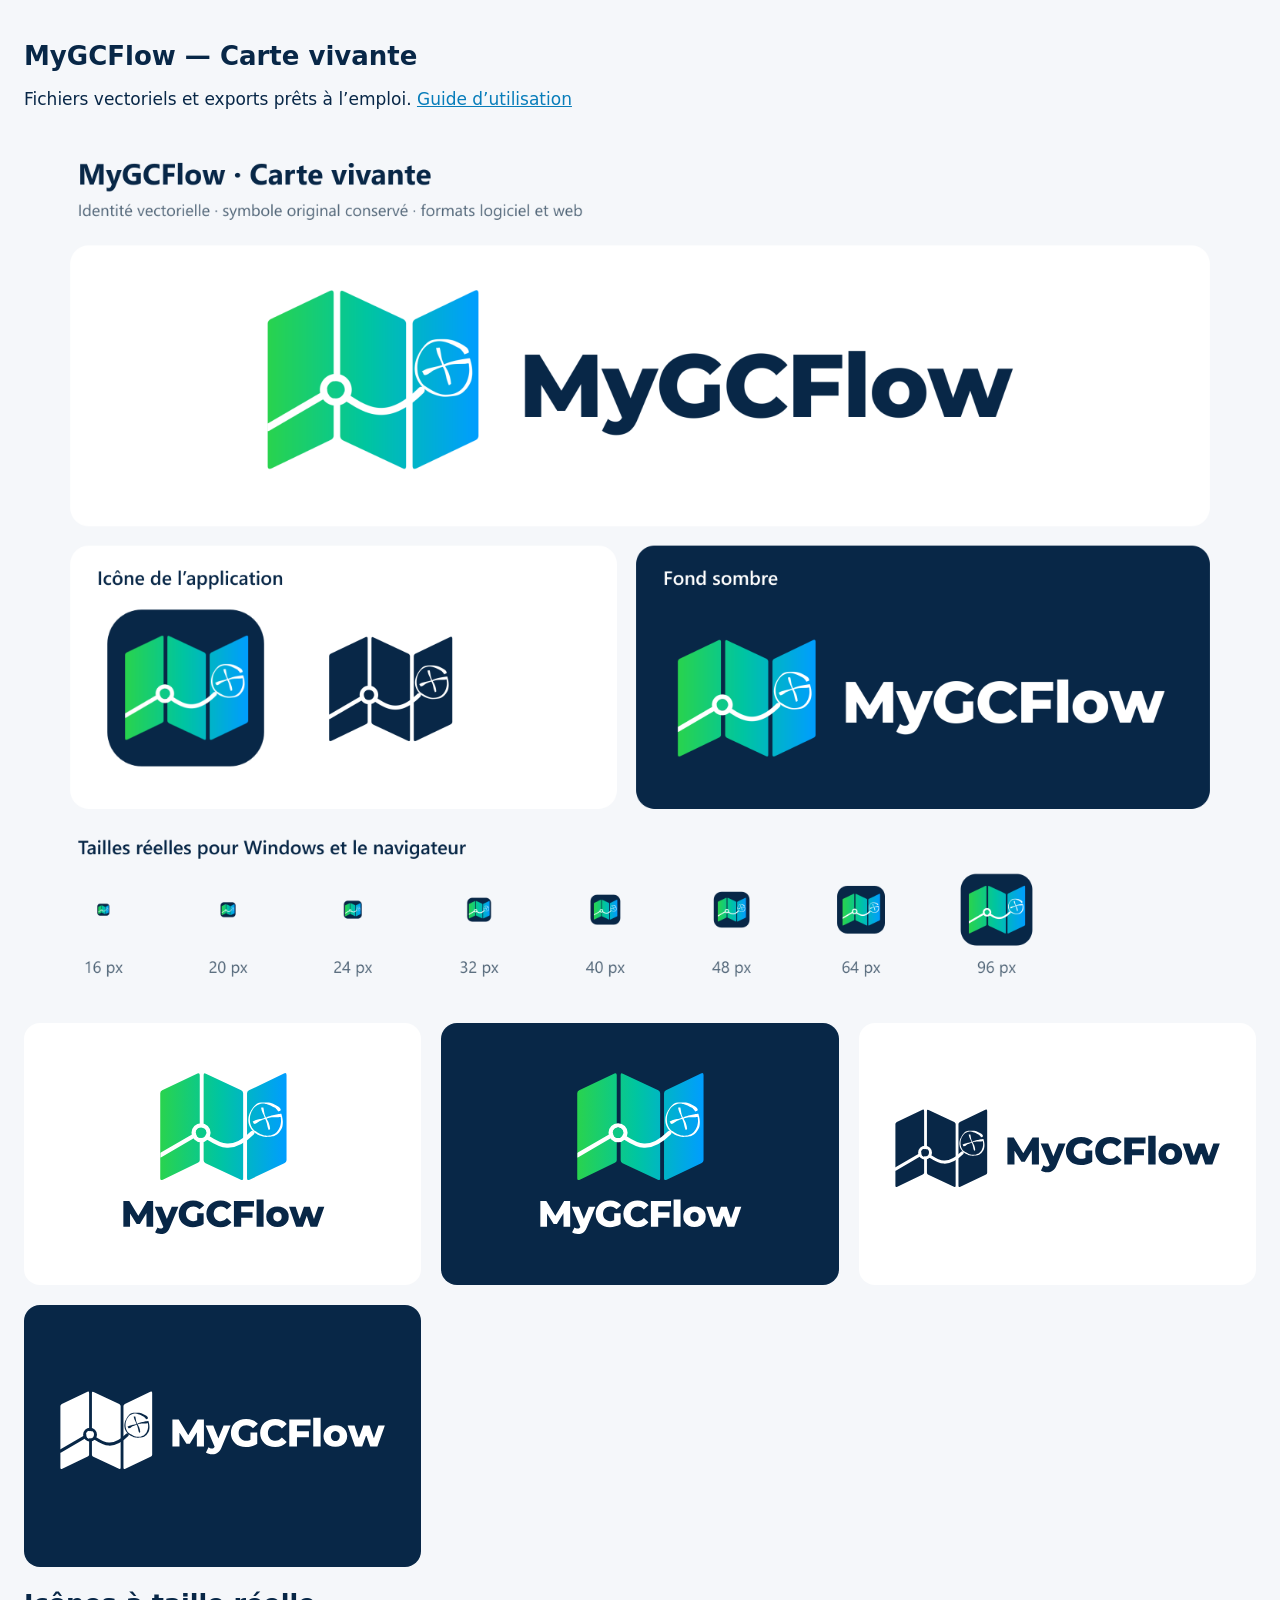
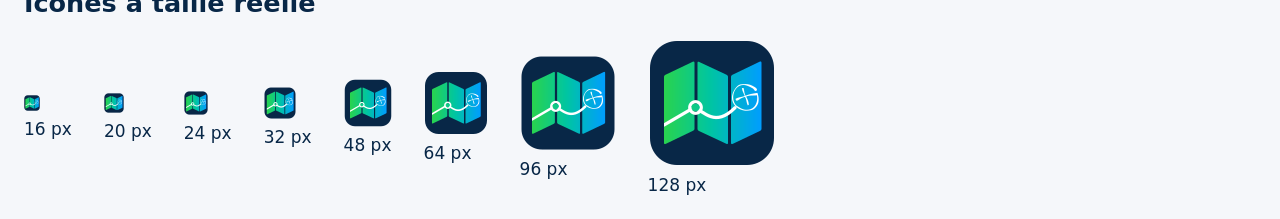
<file: MyGCFlow-identite/apercus/index.html>
<!doctype html><html lang="fr"><meta charset="utf-8"><meta name="viewport" content="width=device-width"><title>MyGCFlow — Identité visuelle</title><style>body{margin:0;background:#f5f7fa;color:#082747;font:17px system-ui}main{max-width:1300px;margin:auto;padding:24px}img.planche{width:100%;height:auto}a{color:#087dba}.grid{display:grid;grid-template-columns:repeat(auto-fit,minmax(300px,1fr));gap:20px}.card{padding:24px;background:white;border-radius:16px}.dark{background:#082747;color:white}.card img{width:100%;height:210px;object-fit:contain}.sizes{display:flex;align-items:center;gap:32px;flex-wrap:wrap}.sizes img{display:block}figure{margin:0}figcaption{margin-top:8px}h1{font-size:26px}</style><main><h1>MyGCFlow — Carte vivante</h1><p>Fichiers vectoriels et exports prêts à l’emploi. <a href="../LIRE-MOI.md">Guide d’utilisation</a></p><img class="planche" src="planche-identite.png" alt="Planche de présentation MyGCFlow"><div class="grid"><div class="card"><img src="../svg/mygcflow-logo-vertical-couleur.svg" alt="Logo vertical couleur"></div><div class="card dark"><img src="../svg/mygcflow-logo-vertical-fond-sombre.svg" alt="Logo vertical sur fond sombre"></div><div class="card"><img src="../svg/mygcflow-logo-horizontal-monochrome-marine.svg" alt="Logo monochrome marine"></div><div class="card dark"><img src="../svg/mygcflow-logo-horizontal-monochrome-blanc.svg" alt="Logo monochrome blanc"></div></div><h2>Icônes à taille réelle</h2><div class="sizes"><figure><img src="../png/mygcflow-icone-16.png" width="16" height="16" alt="Icône 16 pixels"><figcaption>16 px</figcaption></figure><figure><img src="../png/mygcflow-icone-20.png" width="20" height="20" alt="Icône 20 pixels"><figcaption>20 px</figcaption></figure><figure><img src="../png/mygcflow-icone-24.png" width="24" height="24" alt="Icône 24 pixels"><figcaption>24 px</figcaption></figure><figure><img src="../png/mygcflow-icone-32.png" width="32" height="32" alt="Icône 32 pixels"><figcaption>32 px</figcaption></figure><figure><img src="../png/mygcflow-icone-48.png" width="48" height="48" alt="Icône 48 pixels"><figcaption>48 px</figcaption></figure><figure><img src="../png/mygcflow-icone-64.png" width="64" height="64" alt="Icône 64 pixels"><figcaption>64 px</figcaption></figure><figure><img src="../png/mygcflow-icone-96.png" width="96" height="96" alt="Icône 96 pixels"><figcaption>96 px</figcaption></figure><figure><img src="../png/mygcflow-icone-128.png" width="128" height="128" alt="Icône 128 pixels"><figcaption>128 px</figcaption></figure></div></main></html>
</file>
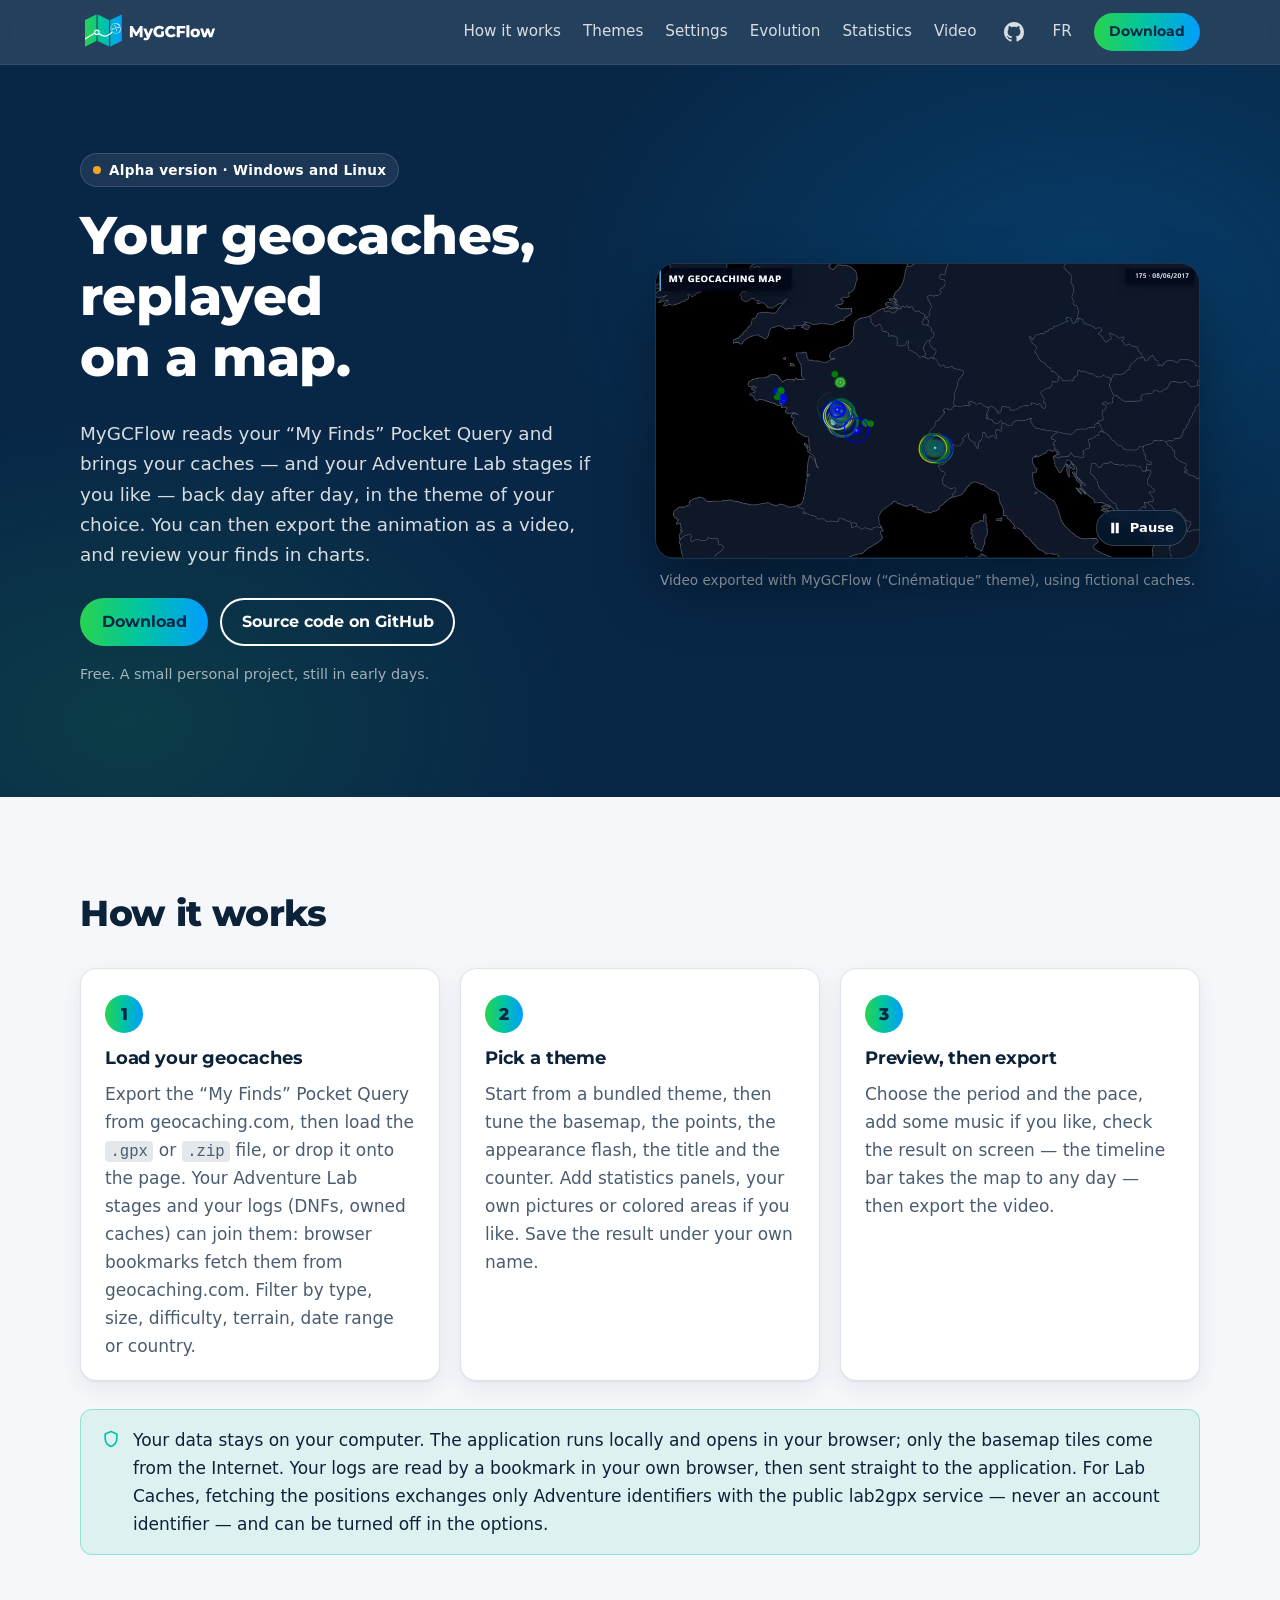
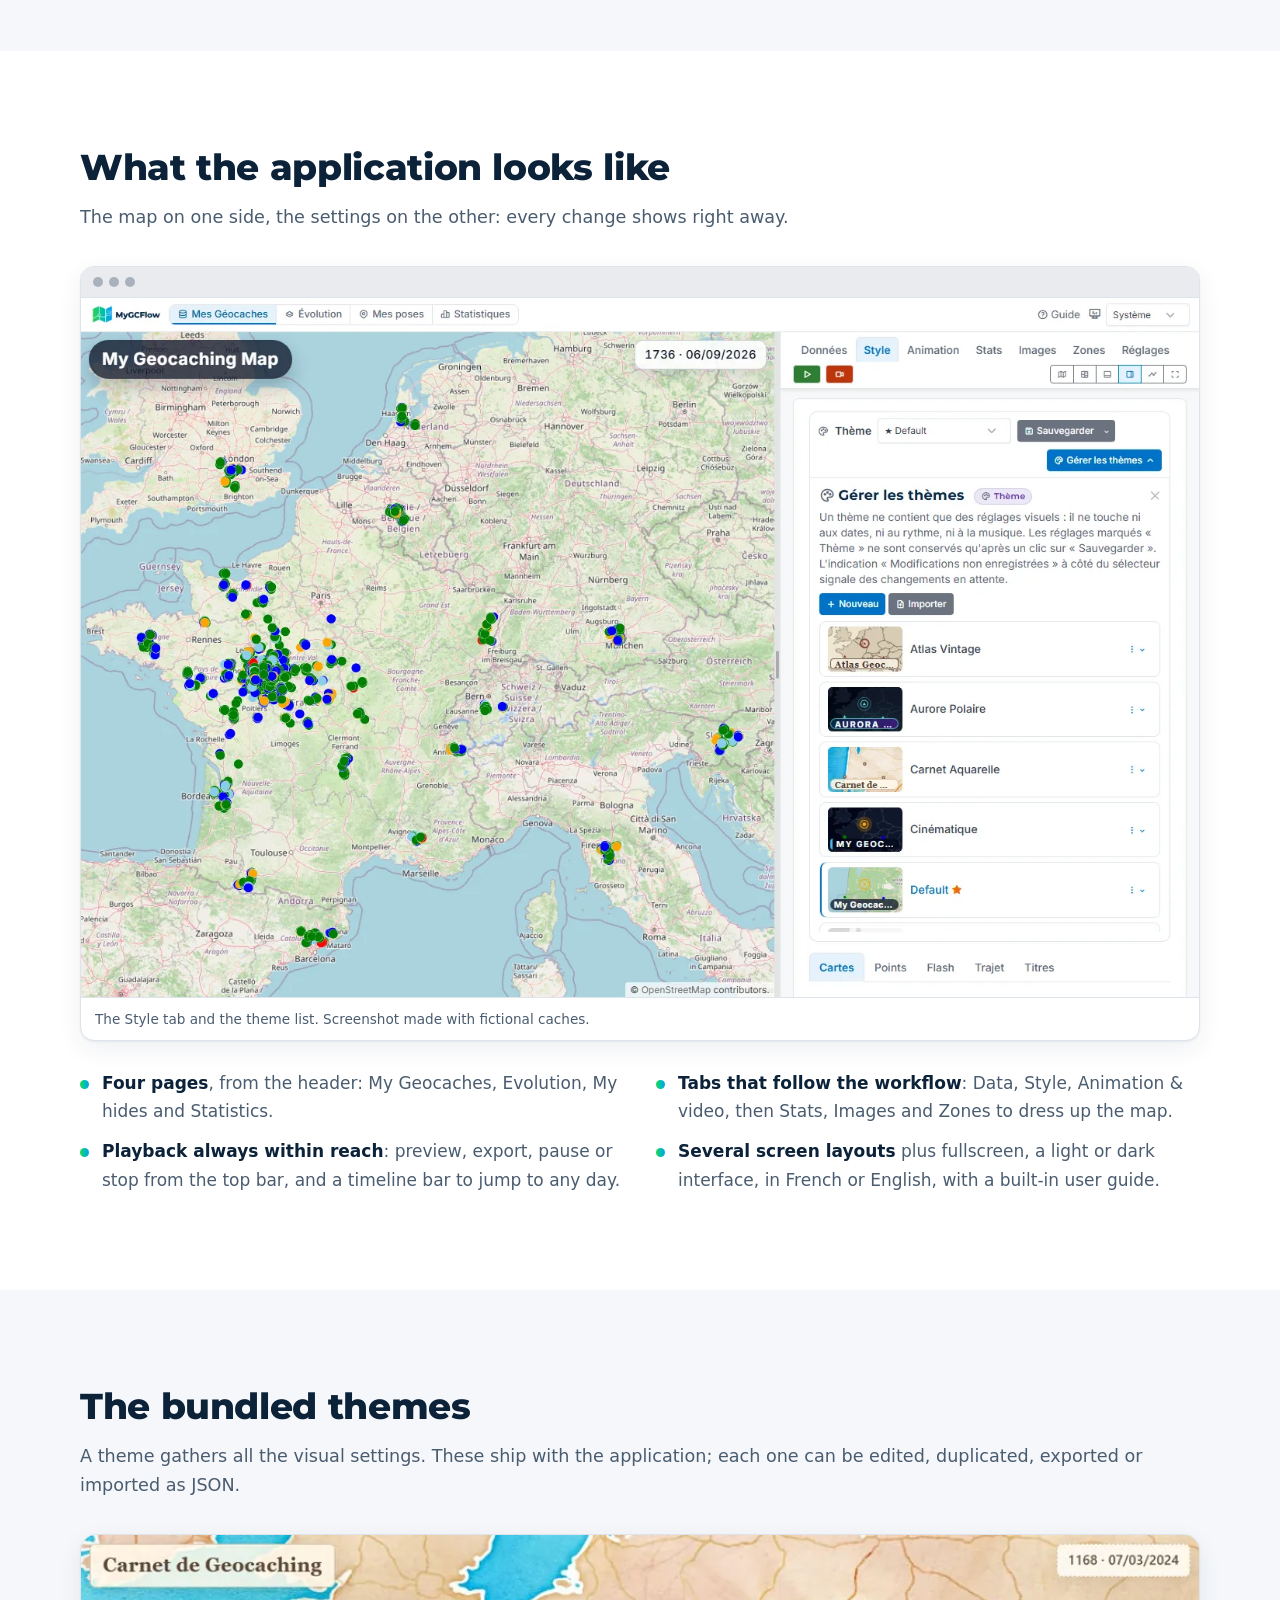
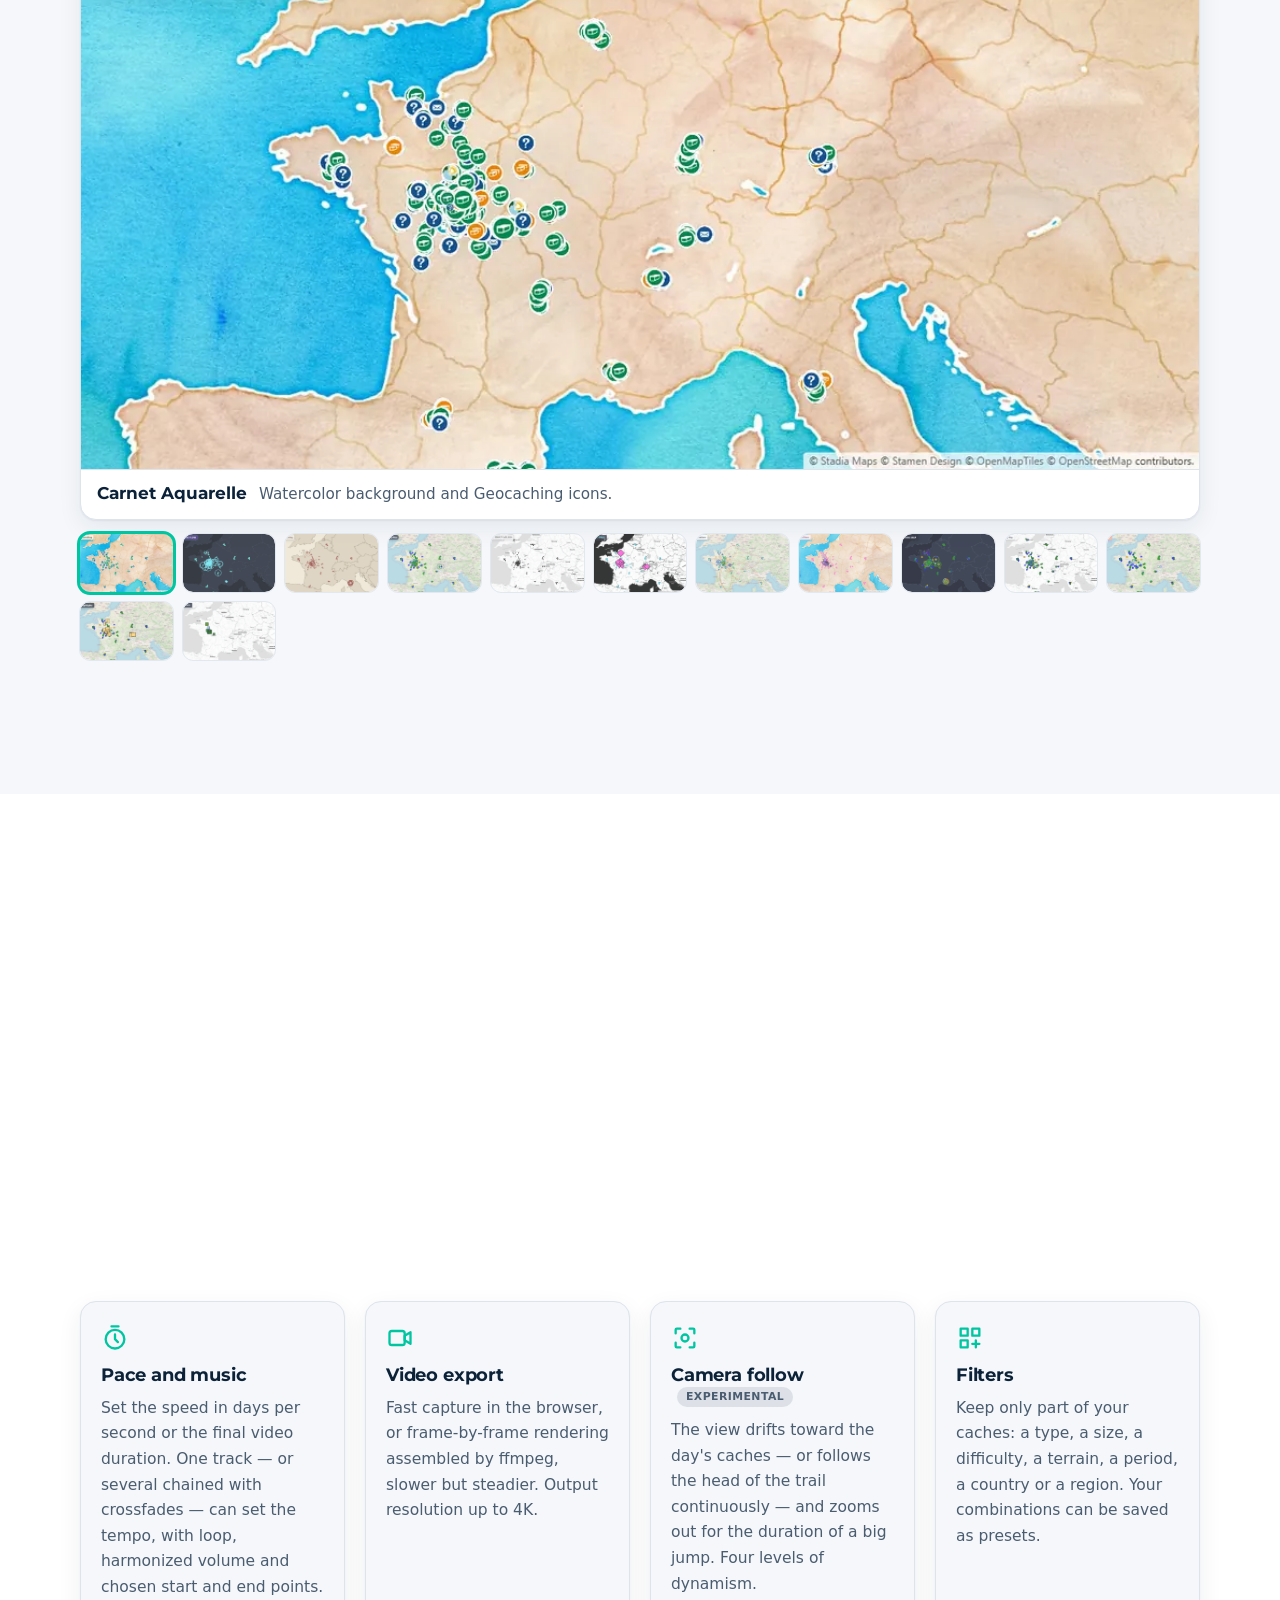
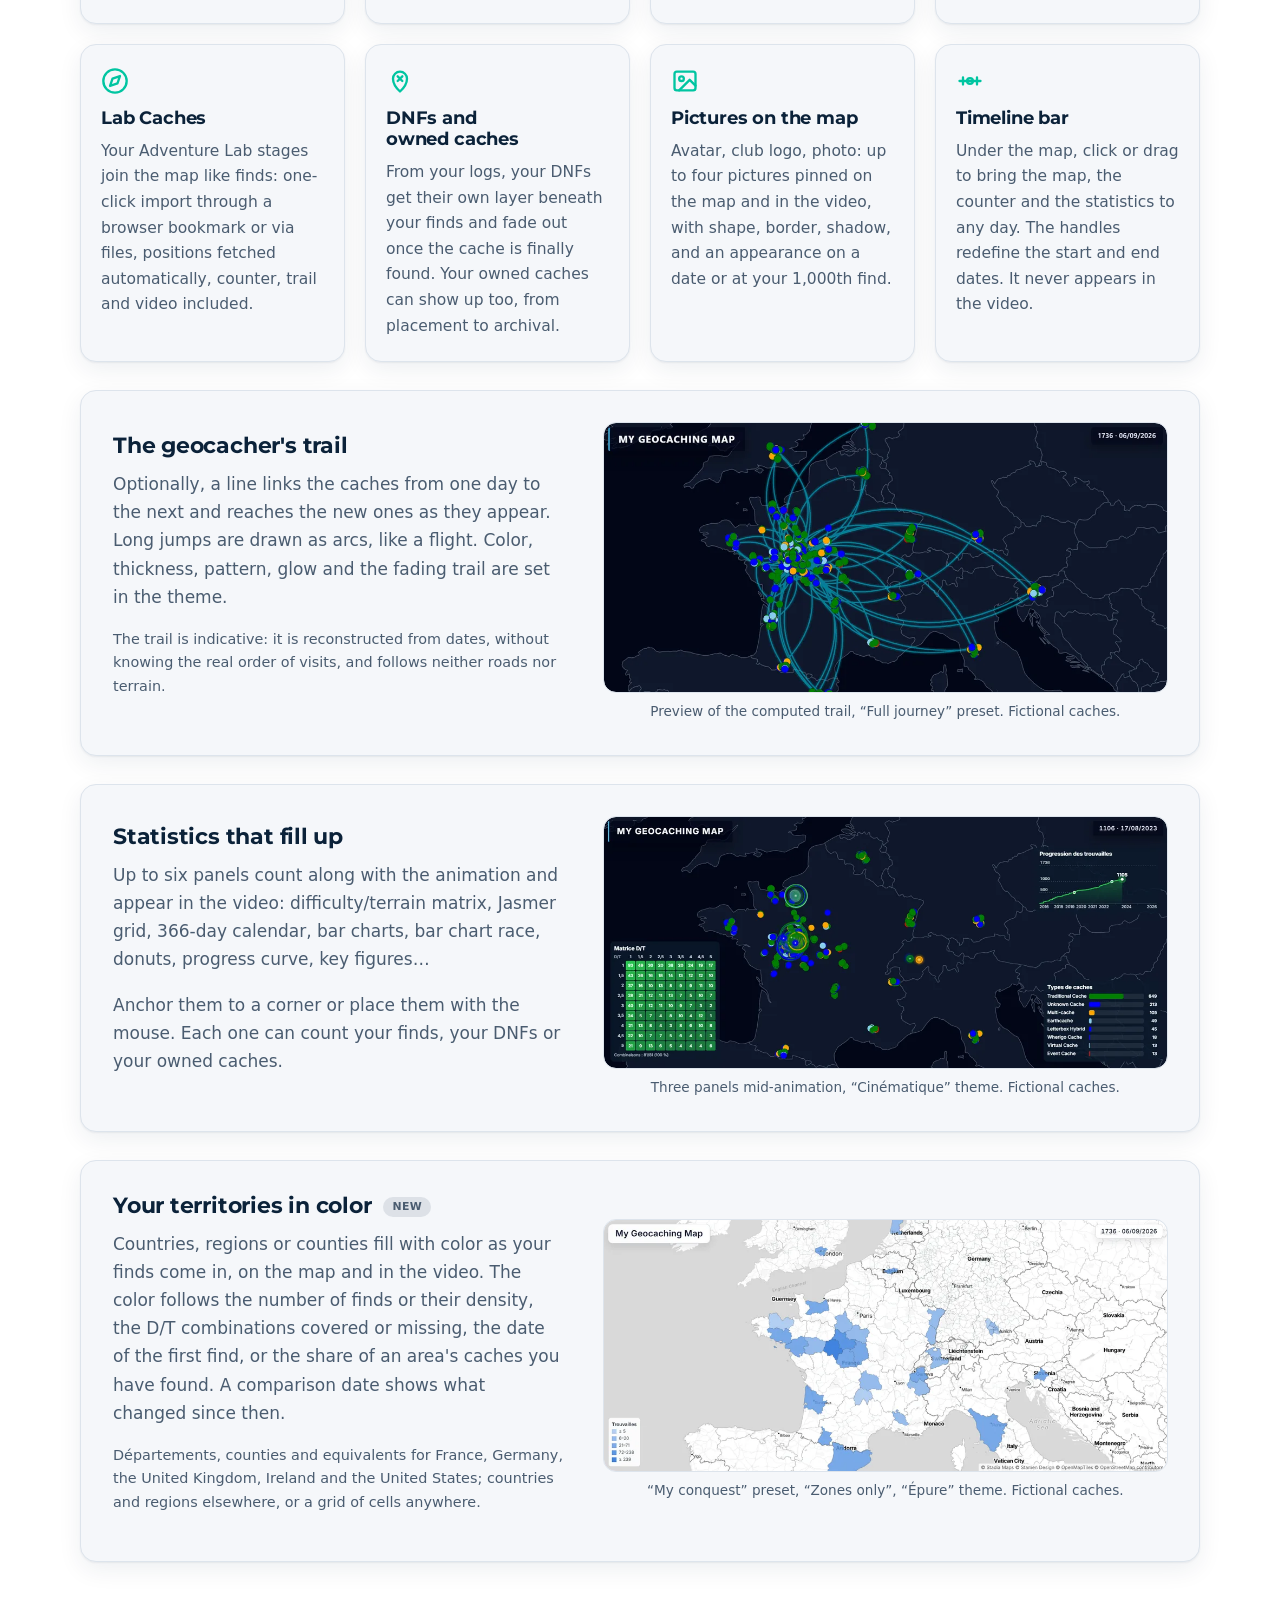
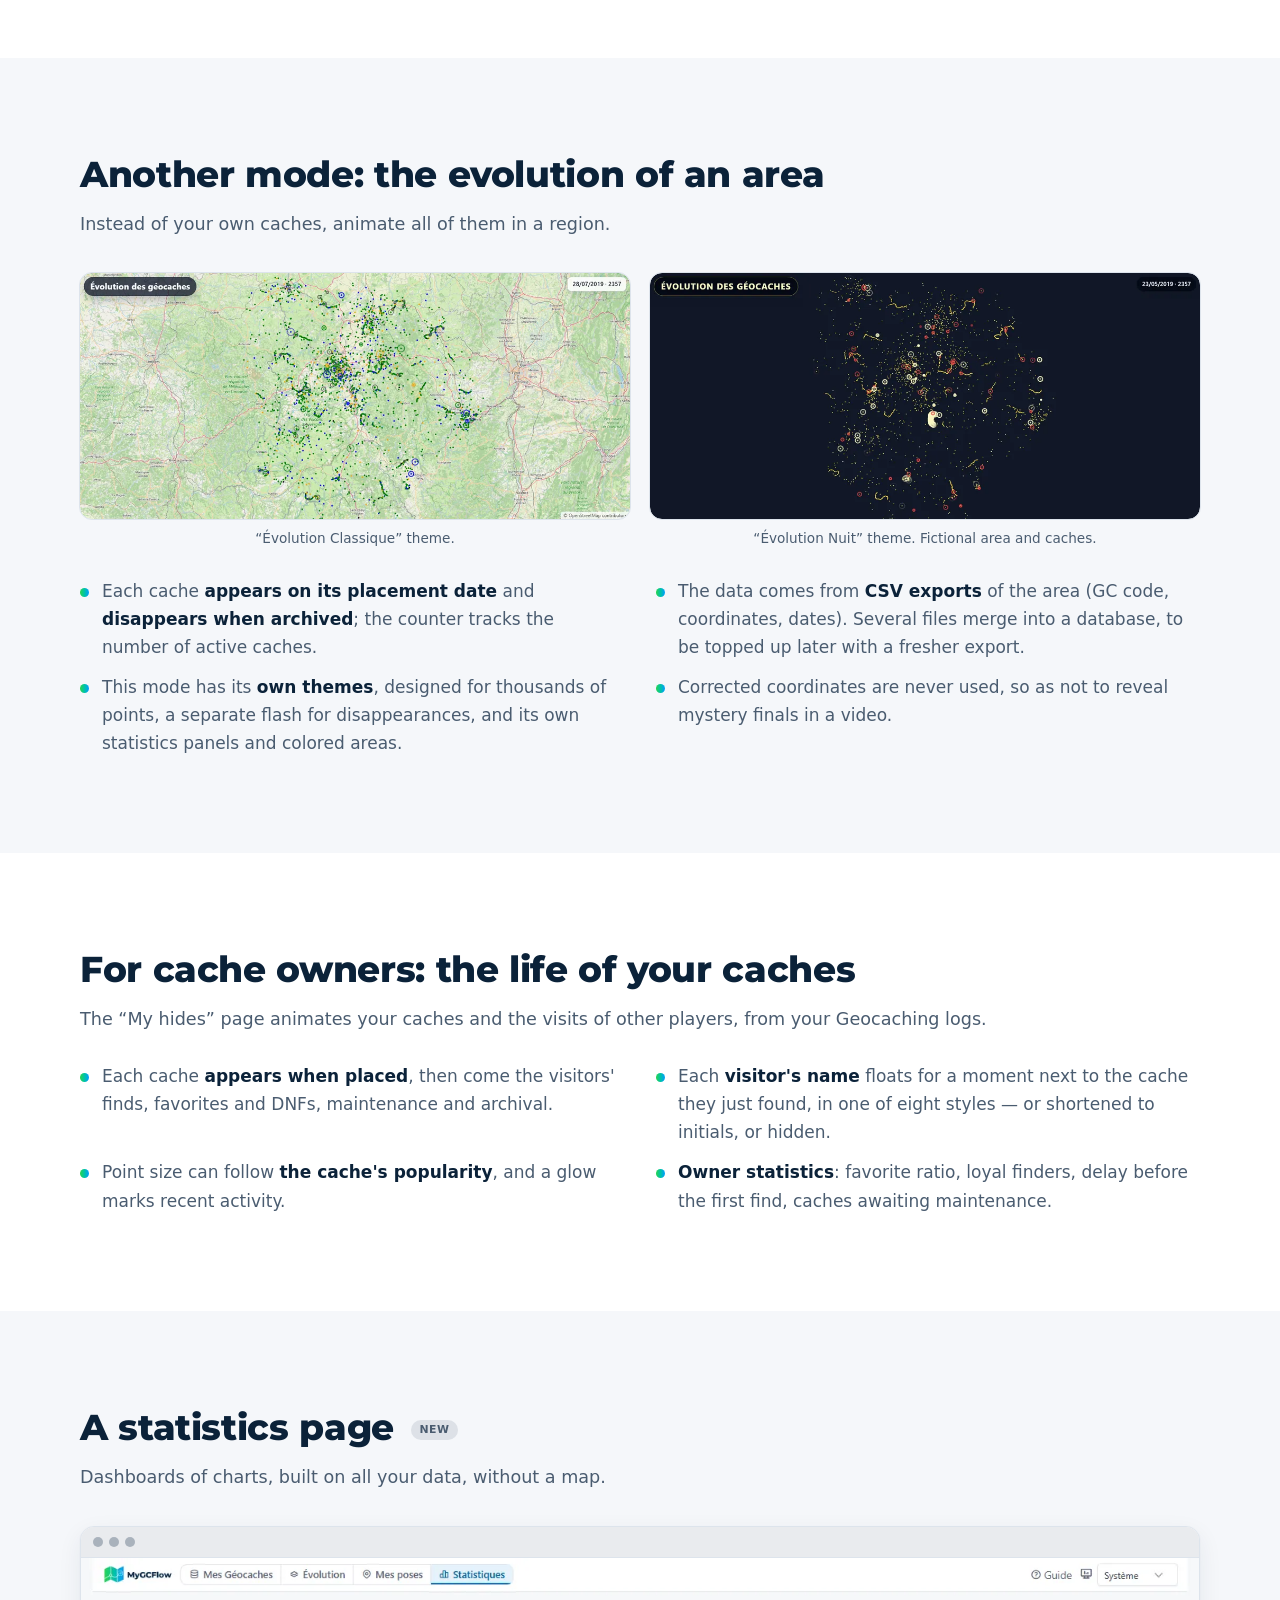
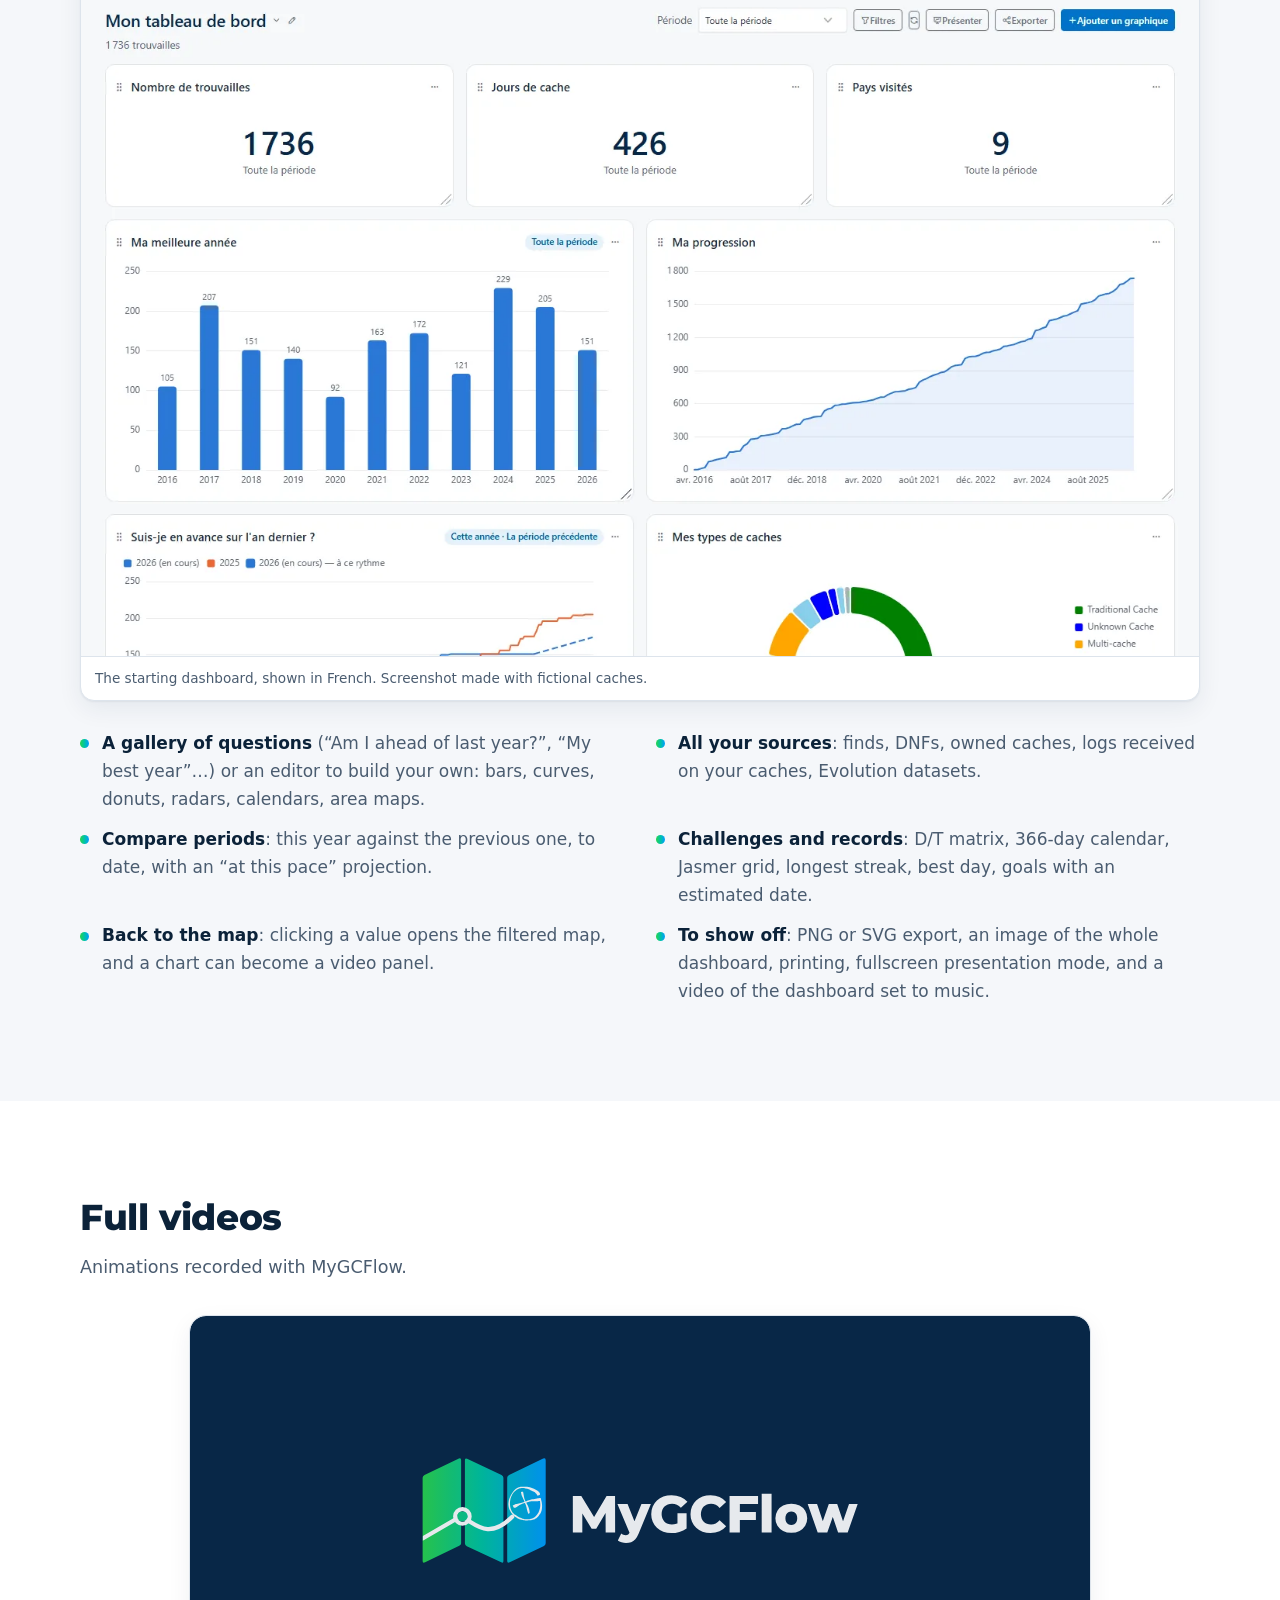
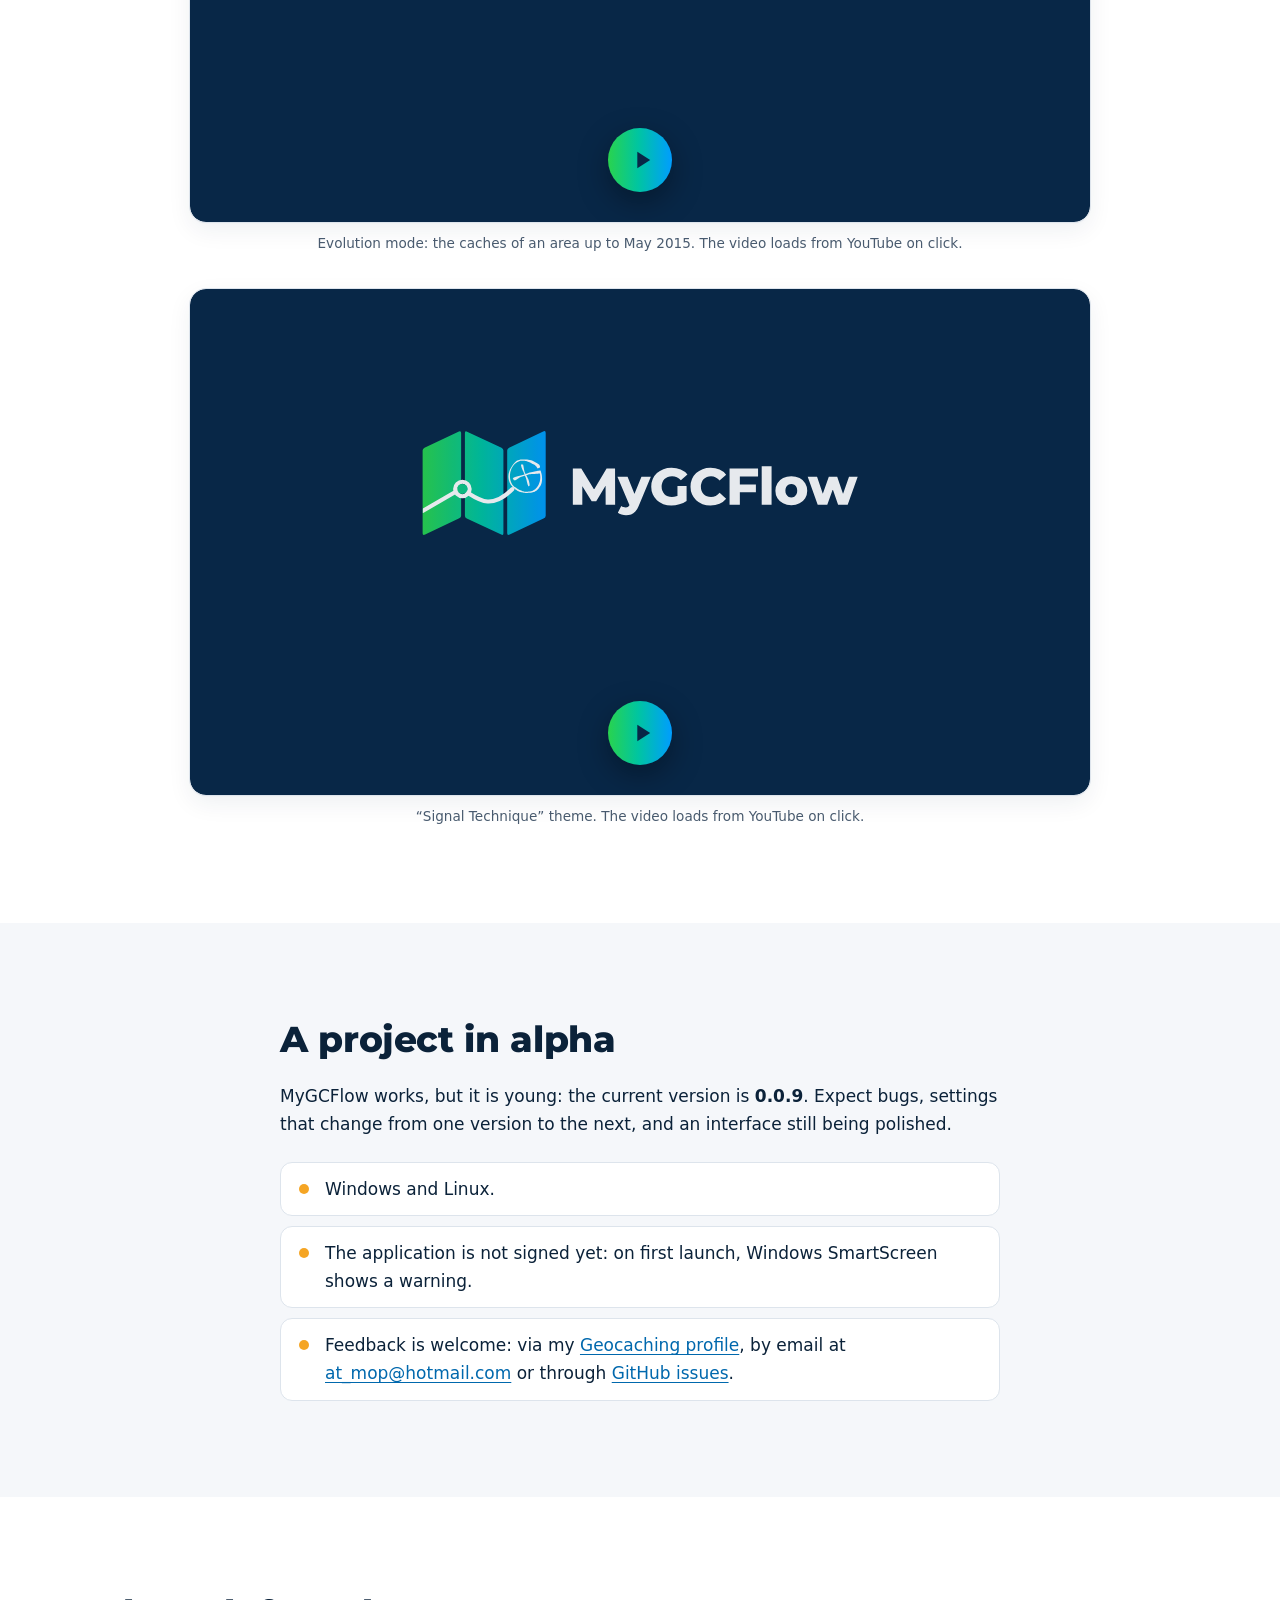
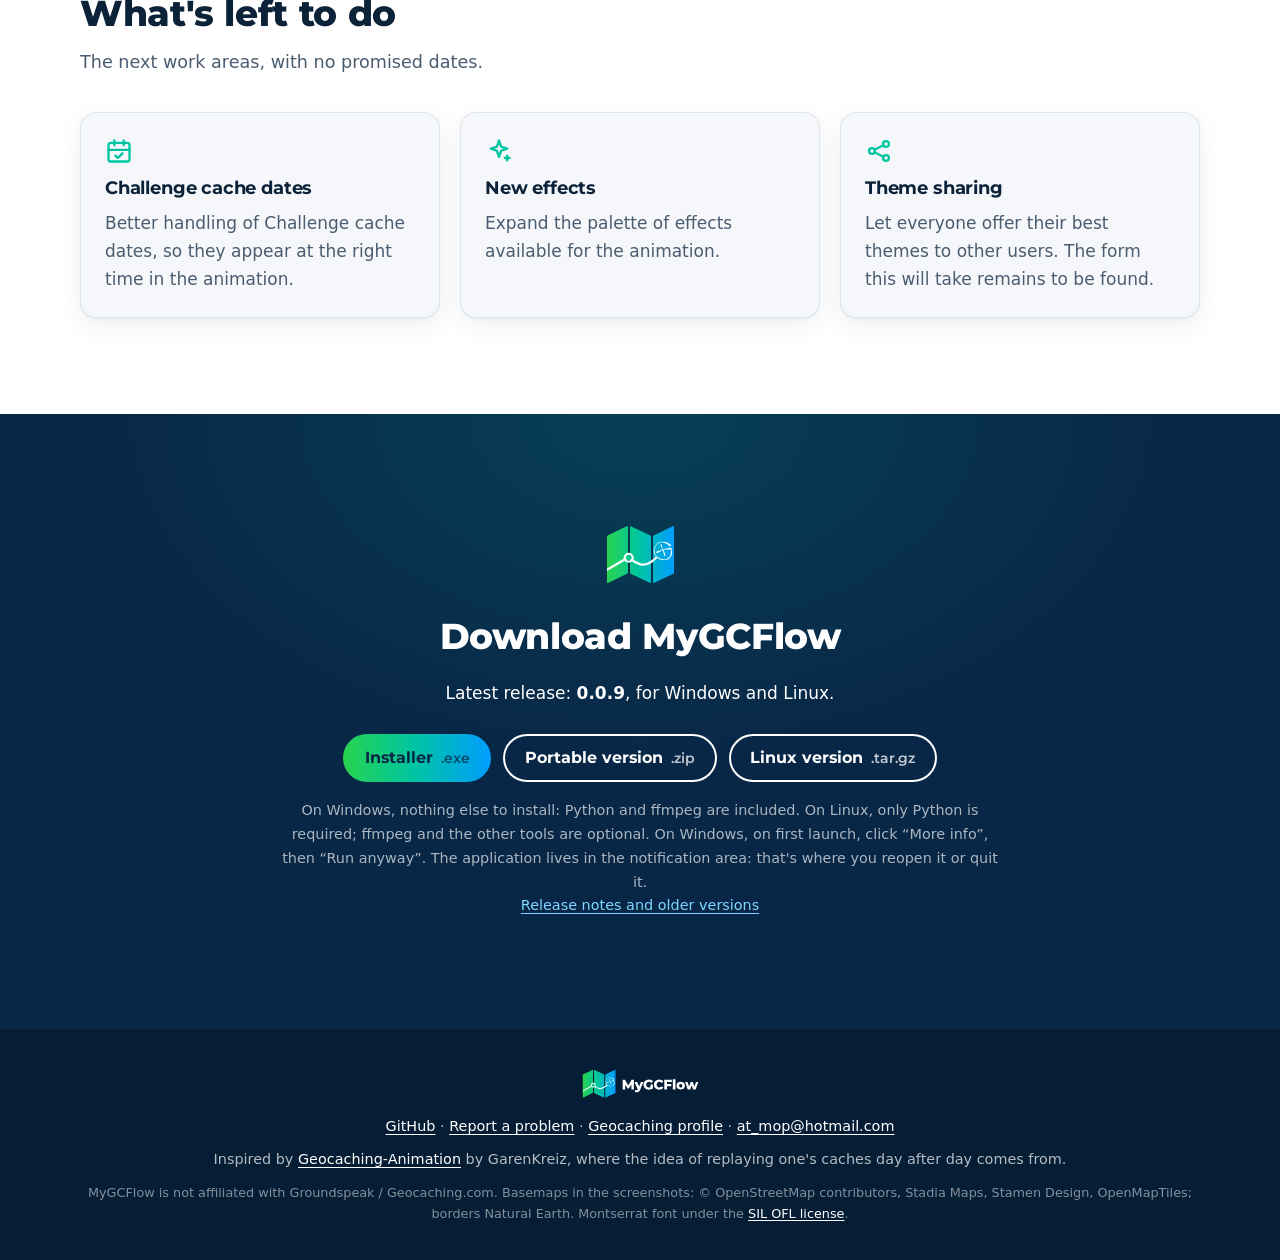
<file: en.html>
<!doctype html>
<html lang="en">
<head>
  <meta charset="utf-8">
  <meta name="viewport" content="width=device-width, initial-scale=1">
  <title>MyGCFlow · your geocaches on an animated map</title>
  <meta name="description" content="MyGCFlow replays your found geocaches, your Adventure Lab stages and your DNFs on a map, day after day, in the theme of your choice, records the animation as a video and sums it all up in charts. Free application for Windows and Linux, in alpha.">
  <meta name="theme-color" content="#082747">

  <meta property="og:type" content="website">
  <meta property="og:title" content="MyGCFlow">
  <meta property="og:description" content="Your found geocaches and Adventure Lab stages, replayed on a map, recorded as a video and turned into charts.">
  <!-- og:image demande une URL absolue : l'ajouter quand le domaine du site sera connu,
       avec assets/img/mygcflow-social-1280x640.png -->
  <link rel="alternate" hreflang="fr" href="index.html">
  <link rel="alternate" hreflang="en" href="en.html">

  <link rel="icon" href="assets/img/favicon.ico" sizes="any">
  <link rel="icon" href="assets/img/favicon.svg" type="image/svg+xml">
  <link rel="apple-touch-icon" href="assets/img/apple-touch-icon.png">
  <link rel="manifest" href="site.webmanifest">

  <script>document.documentElement.classList.add("js")</script>
  <link rel="preload" href="assets/fonts/montserrat-600-800.woff2" as="font" type="font/woff2" crossorigin>
  <link rel="stylesheet" href="assets/css/style.css">
  <script src="assets/js/main.js" defer></script>
</head>
<body>
  <a class="skip" href="#contenu">Skip to content</a>

  <header class="topbar">
    <div class="wrap topbar-inner">
      <a class="brand" href="#" aria-label="MyGCFlow, back to top">
        <img src="assets/img/mygcflow-logo-horizontal-fond-sombre.svg" alt="MyGCFlow" width="150" height="48">
      </a>
      <nav class="nav" aria-label="Sections">
        <a href="#principe">How it works</a>
        <a href="#themes">Themes</a>
        <a href="#reglages">Settings</a>
        <a href="#evolution">Evolution</a>
        <a href="#statistiques">Statistics</a>
        <a href="#video">Video</a>
        <a class="nav-github" href="https://github.com/TherionAcribus/MyGCFlow" aria-label="Source code on GitHub">
          <svg viewBox="0 0 16 16" width="20" height="20" aria-hidden="true"><path fill="currentColor" d="M8 0C3.58 0 0 3.58 0 8c0 3.54 2.29 6.53 5.47 7.59.4.07.55-.17.55-.38 0-.19-.01-.82-.01-1.49-2.01.37-2.53-.49-2.69-.94-.09-.23-.48-.94-.82-1.13-.28-.15-.68-.52-.01-.53.63-.01 1.08.58 1.23.82.72 1.21 1.87.87 2.33.66.07-.52.28-.87.51-1.07-1.78-.2-3.64-.89-3.64-3.95 0-.87.31-1.59.82-2.15-.08-.2-.36-1.02.08-2.12 0 0 .67-.21 2.2.82.64-.18 1.32-.27 2-.27.68 0 1.36.09 2 .27 1.53-1.04 2.2-.82 2.2-.82.44 1.1.16 1.92.08 2.12.51.56.82 1.27.82 2.15 0 3.07-1.87 3.75-3.65 3.95.29.25.54.73.54 1.48 0 1.07-.01 1.93-.01 2.2 0 .21.15.46.55.38A8.013 8.013 0 0016 8c0-4.42-3.58-8-8-8z"/></svg>
        </a>
        <a href="index.html" hreflang="fr" lang="fr">FR</a>
        <a class="btn btn-small" href="#telecharger">Download</a>
      </nav>
    </div>
  </header>

  <main id="contenu">
    <!-- Accroche -->
    <section class="hero">
      <div class="wrap hero-inner">
        <div class="hero-text">
          <p class="badge"><span class="badge-dot" aria-hidden="true"></span>Alpha version · Windows and Linux</p>
          <h1>Your geocaches, replayed on a&nbsp;map.</h1>
          <p class="lead">
            MyGCFlow reads your &ldquo;My&nbsp;Finds&rdquo; Pocket Query and brings your caches
            &mdash; and your Adventure Lab stages if you like &mdash; back day after day,
            in the theme of your choice. You can then export the animation as a video, and
            review your finds in charts.
          </p>
          <div class="actions">
            <a class="btn" href="#telecharger">Download</a>
            <a class="btn btn-ghost" href="https://github.com/TherionAcribus/MyGCFlow">Source code on GitHub</a>
          </div>
          <p class="fineprint">Free. A small personal project, still in early days.</p>
        </div>

        <!-- Vidéo exportée par l'application elle-même (capture rapide, thème
             Cinématique), à partir d'un fichier de caches fictives. Elle ne démarre
             que par JavaScript, et jamais si l'animation réduite est demandée. -->
        <figure class="demo">
          <div class="demo-frame">
            <video id="demo-video" muted loop playsinline preload="none"
                   poster="assets/img/app/apercu-cinematique.webp" width="1040" height="562"
                   aria-label="MyGCFlow animation: caches appearing on a dark map of Western Europe, with a counter and a date">
              <source src="assets/video/apercu-cinematique.webm" type="video/webm">
              <source src="assets/video/apercu-cinematique.mp4" type="video/mp4">
            </video>
            <button class="demo-toggle" id="demo-toggle" type="button" hidden aria-pressed="false">
              <svg class="icon-pause" viewBox="0 0 24 24" width="18" height="18" aria-hidden="true"><path fill="currentColor" d="M7 5h4v14H7zM13 5h4v14h-4z"/></svg>
              <svg class="icon-play" viewBox="0 0 24 24" width="18" height="18" aria-hidden="true"><path fill="currentColor" d="M8 5v14l11-7z"/></svg>
              <span class="demo-toggle-label">Pause</span>
            </button>
          </div>
          <figcaption>Video exported with MyGCFlow (&ldquo;Cinématique&rdquo; theme), using fictional caches.</figcaption>
        </figure>
      </div>
    </section>

    <!-- Principe -->
    <section id="principe" class="section">
      <div class="wrap">
        <h2 class="reveal">How it works</h2>
        <ol class="steps">
          <li class="step reveal">
            <span class="step-num" aria-hidden="true">1</span>
            <h3>Load your geocaches</h3>
            <p>
              Export the &ldquo;My&nbsp;Finds&rdquo; Pocket Query from geocaching.com, then load the
              <code>.gpx</code> or <code>.zip</code> file, or drop it onto the page. Your Adventure
              Lab stages and your logs (DNFs, owned caches) can join them: browser bookmarks
              fetch them from geocaching.com. Filter by type, size, difficulty, terrain, date
              range or country.
            </p>
          </li>
          <li class="step reveal">
            <span class="step-num" aria-hidden="true">2</span>
            <h3>Pick a theme</h3>
            <p>
              Start from a bundled theme, then tune the basemap, the points, the appearance
              flash, the title and the counter. Add statistics panels, your own pictures or
              colored areas if you like. Save the result under your own name.
            </p>
          </li>
          <li class="step reveal">
            <span class="step-num" aria-hidden="true">3</span>
            <h3>Preview, then export</h3>
            <p>
              Choose the period and the pace, add some music if you like,
              check the result on screen &mdash; the timeline bar takes the map to any day &mdash;
              then export the video.
            </p>
          </li>
        </ol>
        <p class="note reveal">
          <svg viewBox="0 0 24 24" width="20" height="20" aria-hidden="true"><path fill="none" stroke="currentColor" stroke-width="2" stroke-linecap="round" stroke-linejoin="round" d="M12 3l7 3v5c0 4.5-3 8.3-7 10-4-1.7-7-5.5-7-10V6z"/></svg>
          <span>
            Your data stays on your computer. The application runs locally and opens in your
            browser; only the basemap tiles come from the Internet. Your logs are read by a
            bookmark in your own browser, then sent straight to the application. For Lab Caches, fetching
            the positions exchanges only Adventure identifiers with the public lab2gpx service
            &mdash; never an account identifier &mdash; and can be turned off in the options.
          </span>
        </p>
      </div>
    </section>

    <!-- L'application -->
    <section id="application" class="section section-alt">
      <div class="wrap">
        <h2 class="reveal">What the application looks like</h2>
        <p class="section-lead reveal">
          The map on one side, the settings on the other: every change shows right away.
        </p>

        <figure class="shot reveal">
          <div class="shot-bar" aria-hidden="true"><span></span><span></span><span></span></div>
          <img src="assets/img/app/interface-themes.webp" width="1440" height="900" loading="lazy"
               alt="Screenshot of MyGCFlow: on the left, a map of Western Europe covered with colored dots; on the right, the Style tab with the theme list and their thumbnails.">
          <figcaption>The Style tab and the theme list. Screenshot made with fictional caches.</figcaption>
        </figure>

        <ul class="points reveal">
          <li><strong>Four pages</strong>, from the header: My Geocaches, Evolution, My hides and Statistics.</li>
          <li><strong>Tabs that follow the workflow</strong>: Data, Style, Animation &amp; video, then Stats, Images and Zones to dress up the map.</li>
          <li><strong>Playback always within reach</strong>: preview, export, pause or stop from the top bar, and a timeline bar to jump to any day.</li>
          <li><strong>Several screen layouts</strong> plus fullscreen, a light or dark interface, in French or English, with a built-in user guide.</li>
        </ul>
      </div>
    </section>

    <!-- Thèmes -->
    <section id="themes" class="section">
      <div class="wrap">
        <h2 class="reveal">The bundled themes</h2>
        <p class="section-lead reveal">
          A theme gathers all the visual settings. These ship with the application;
          each one can be edited, duplicated, exported or imported as JSON.
        </p>

        <!-- Chaque vignette est un lien vers l'image : sans JavaScript, il l'ouvre ;
             avec, main.js l'affiche dans le cadre du dessus.
             Pour ajouter un thème : dupliquer un <li>, changer href, src et data-caption. -->
        <div class="gallery reveal" id="gallery">
          <figure class="gallery-main">
            <img id="gallery-image" src="assets/img/app/theme-carnet-aquarelle.webp" width="1040" height="497"
                 alt="&ldquo;Carnet Aquarelle&rdquo; theme, animation in progress">
            <figcaption>
              <strong id="gallery-name">Carnet Aquarelle</strong>
              <span id="gallery-caption">Watercolor background and Geocaching icons.</span>
            </figcaption>
          </figure>
          <ul class="gallery-thumbs">
            <li><a href="assets/img/app/theme-carnet-aquarelle.webp" data-name="Carnet Aquarelle" data-caption="Watercolor background and Geocaching icons." aria-current="true"><img src="assets/img/app/theme-carnet-aquarelle.webp" width="1040" height="497" loading="lazy" alt="Carnet Aquarelle"></a></li>
            <li><a href="assets/img/app/theme-aurore-polaire.webp" data-name="Aurore Polaire" data-caption="Night vector map, turquoise triangles and waves."><img src="assets/img/app/theme-aurore-polaire.webp" width="1040" height="497" loading="lazy" alt="Aurore Polaire"></a></li>
            <li><a href="assets/img/app/theme-atlas-vintage.webp" data-name="Atlas Vintage" data-caption="Sepia vector map, like an old atlas."><img src="assets/img/app/theme-atlas-vintage.webp" width="1040" height="497" loading="lazy" alt="Atlas Vintage"></a></li>
            <li><a href="assets/img/app/theme-default.webp" data-name="Default" data-caption="OpenStreetMap and colors by cache type: the starting theme."><img src="assets/img/app/theme-default.webp" width="1040" height="497" loading="lazy" alt="Default"></a></li>
            <li><a href="assets/img/app/theme-encre-papier.webp" data-name="Encre &amp; Papier" data-caption="Black and white background, ink points."><img src="assets/img/app/theme-encre-papier.webp" width="1040" height="497" loading="lazy" alt="Encre &amp; Papier"></a></li>
            <li><a href="assets/img/app/theme-nocturne-neon.webp" data-name="Nocturne Neon" data-caption="Black seas, pink diamond flashes."><img src="assets/img/app/theme-nocturne-neon.webp" width="1040" height="497" loading="lazy" alt="Nocturne Neon"></a></li>
            <li><a href="assets/img/app/theme-randonnee-topo.webp" data-name="Randonnée Topo" data-caption="OpenStreetMap, icons and a dashed trail."><img src="assets/img/app/theme-randonnee-topo.webp" width="1040" height="497" loading="lazy" alt="Randonnée Topo"></a></li>
            <li><a href="assets/img/app/theme-sakura-pastel.webp" data-name="Sakura Pastel" data-caption="Watercolor background, pink points and star flashes."><img src="assets/img/app/theme-sakura-pastel.webp" width="1040" height="497" loading="lazy" alt="Sakura Pastel"></a></li>
            <li><a href="assets/img/app/theme-cinematique.webp" data-name="Cinématique" data-caption="Dark vector map, pulsing flash. This is the one in the video at the top of the page."><img src="assets/img/app/theme-cinematique.webp" width="1040" height="497" loading="lazy" alt="Cinématique"></a></li>
            <li><a href="assets/img/app/theme-epure.webp" data-name="Épure" data-caption="Discreet light background, to leave room for the points."><img src="assets/img/app/theme-epure.webp" width="1040" height="497" loading="lazy" alt="Épure"></a></li>
            <li><a href="assets/img/app/theme-fete-confetti.webp" data-name="Fête Confetti" data-caption="OpenStreetMap, sparkling flashes and a colorful title."><img src="assets/img/app/theme-fete-confetti.webp" width="1040" height="497" loading="lazy" alt="Fête Confetti"></a></li>
            <li><a href="assets/img/app/theme-presentation-impact.webp" data-name="Présentation Impact" data-caption="OpenStreetMap, large, clearly visible square flashes."><img src="assets/img/app/theme-presentation-impact.webp" width="1040" height="497" loading="lazy" alt="Présentation Impact"></a></li>
            <li><a href="assets/img/app/theme-signal-technique.webp" data-name="Signal Technique" data-caption="Light background, squares and monospace typography."><img src="assets/img/app/theme-signal-technique.webp" width="1040" height="497" loading="lazy" alt="Signal Technique"></a></li>
          </ul>
        </div>
        <p class="fineprint reveal">Screenshots of the application mid-animation, with the same fictional caches file.</p>
      </div>
    </section>

    <!-- Réglages -->
    <section id="reglages" class="section section-alt">
      <div class="wrap">
        <h2 class="reveal">What you can adjust</h2>
        <p class="section-lead reveal">Everything is set in the interface, with nothing to write.</p>

        <div class="features">
          <article class="card reveal">
            <svg class="card-icon" viewBox="0 0 24 24" width="28" height="28" aria-hidden="true"><g fill="none" stroke="currentColor" stroke-width="2" stroke-linecap="round" stroke-linejoin="round"><path d="M3 6l6-2 6 2 6-2v14l-6 2-6-2-6 2zM9 4v14M15 6v14"/></g></svg>
            <h3>Basemaps</h3>
            <p>OpenStreetMap, light or dark Toner, watercolor, or a vector map where you choose the colors and the line thickness.</p>
          </article>
          <article class="card reveal">
            <svg class="card-icon" viewBox="0 0 24 24" width="28" height="28" aria-hidden="true"><g fill="none" stroke="currentColor" stroke-width="2" stroke-linecap="round" stroke-linejoin="round"><circle cx="7" cy="8" r="3"/><path d="M17 5l3.5 6h-7zM5 16h5v5H5z"/><circle cx="17" cy="18" r="2.5"/></g></svg>
            <h3>Points</h3>
            <p>Vector shapes or icons (Geocaching, Smiley), size, border, and fixed colors or colors taken from the cache type.</p>
          </article>
          <article class="card reveal">
            <svg class="card-icon" viewBox="0 0 24 24" width="28" height="28" aria-hidden="true"><g fill="none" stroke="currentColor" stroke-width="2" stroke-linecap="round" stroke-linejoin="round"><circle cx="12" cy="12" r="2"/><circle cx="12" cy="12" r="6"/><path d="M12 2v2M12 20v2M2 12h2M20 12h2"/></g></svg>
            <h3>Appearance flash</h3>
            <p>The effect played when a cache appears: circle, pulse with a wave, star, sparkle, square, diamond… with its size, duration and color.</p>
          </article>
          <article class="card reveal">
            <svg class="card-icon" viewBox="0 0 24 24" width="28" height="28" aria-hidden="true"><g fill="none" stroke="currentColor" stroke-width="2" stroke-linecap="round" stroke-linejoin="round"><rect x="3" y="5" width="18" height="14" rx="2"/><path d="M7 10h7M7 14h4"/></g></svg>
            <h3>Title and information</h3>
            <p>A title and a panel with the cache count and the current date, plus an optional legend. Text, box, shadow and position are set by tabs, or in CSS if you prefer.</p>
          </article>
          <article class="card reveal">
            <svg class="card-icon" viewBox="0 0 24 24" width="28" height="28" aria-hidden="true"><g fill="none" stroke="currentColor" stroke-width="2" stroke-linecap="round" stroke-linejoin="round"><circle cx="12" cy="13" r="8"/><path d="M12 9v4l2.5 2.5M9 2h6"/></g></svg>
            <h3>Pace and music</h3>
            <p>Set the speed in days per second or the final video duration. One track &mdash; or several chained with crossfades &mdash; can set the tempo, with loop, harmonized volume and chosen start and end points.</p>
          </article>
          <article class="card reveal">
            <svg class="card-icon" viewBox="0 0 24 24" width="28" height="28" aria-hidden="true"><g fill="none" stroke="currentColor" stroke-width="2" stroke-linecap="round" stroke-linejoin="round"><rect x="3" y="6" width="13" height="12" rx="2"/><path d="M16 10l5-3v10l-5-3z"/></g></svg>
            <h3>Video export</h3>
            <p>Fast capture in the browser, or frame-by-frame rendering assembled by ffmpeg, slower but steadier. Output resolution up to 4K.</p>
          </article>
          <article class="card reveal">
            <svg class="card-icon" viewBox="0 0 24 24" width="28" height="28" aria-hidden="true"><g fill="none" stroke="currentColor" stroke-width="2" stroke-linecap="round" stroke-linejoin="round"><path d="M4 8V5a1 1 0 011-1h3M16 4h3a1 1 0 011 1v3M20 16v3a1 1 0 01-1 1h-3M8 20H5a1 1 0 01-1-1v-3"/><circle cx="12" cy="12" r="3"/></g></svg>
            <h3>Camera follow <span class="tag">Experimental</span></h3>
            <p>The view drifts toward the day's caches &mdash; or follows the head of the trail continuously &mdash; and zooms out for the duration of a big jump. Four levels of dynamism.</p>
          </article>
          <article class="card reveal">
            <svg class="card-icon" viewBox="0 0 24 24" width="28" height="28" aria-hidden="true"><g fill="none" stroke="currentColor" stroke-width="2" stroke-linecap="round" stroke-linejoin="round"><path d="M4 4h6v6H4zM14 4h6v6h-6zM4 14h6v6H4z"/><path d="M14 17h6M17 14v6"/></g></svg>
            <h3>Filters</h3>
            <p>Keep only part of your caches: a type, a size, a difficulty, a terrain, a period, a country or a region. Your combinations can be saved as presets.</p>
          </article>
          <article class="card reveal">
            <svg class="card-icon" viewBox="0 0 24 24" width="28" height="28" aria-hidden="true"><g fill="none" stroke="currentColor" stroke-width="2" stroke-linecap="round" stroke-linejoin="round"><circle cx="12" cy="12" r="10"/><polygon points="16.24 7.76 14.12 14.12 7.76 16.24 9.88 9.88 16.24 7.76"/></g></svg>
            <h3>Lab Caches</h3>
            <p>Your Adventure Lab stages join the map like finds: one-click import through a browser bookmark or via files, positions fetched automatically, counter, trail and video included.</p>
          </article>
          <article class="card reveal">
            <svg class="card-icon" viewBox="0 0 24 24" width="28" height="28" aria-hidden="true"><g fill="none" stroke="currentColor" stroke-width="2" stroke-linecap="round" stroke-linejoin="round"><path d="M12 21s-6-5.6-6-11a6 6 0 0112 0c0 5.4-6 11-6 11z"/><path d="M10 8l4 4M14 8l-4 4"/></g></svg>
            <h3>DNFs and owned caches</h3>
            <p>From your logs, your DNFs get their own layer beneath your finds and fade out once the cache is finally found. Your owned caches can show up too, from placement to archival.</p>
          </article>
          <article class="card reveal">
            <svg class="card-icon" viewBox="0 0 24 24" width="28" height="28" aria-hidden="true"><g fill="none" stroke="currentColor" stroke-width="2" stroke-linecap="round" stroke-linejoin="round"><rect x="3" y="4" width="18" height="16" rx="2"/><circle cx="9" cy="10" r="2"/><path d="M21 16l-5-5-9 9"/></g></svg>
            <h3>Pictures on the map</h3>
            <p>Avatar, club logo, photo: up to four pictures pinned on the map and in the video, with shape, border, shadow, and an appearance on a date or at your 1,000th find.</p>
          </article>
          <article class="card reveal">
            <svg class="card-icon" viewBox="0 0 24 24" width="28" height="28" aria-hidden="true"><g fill="none" stroke="currentColor" stroke-width="2" stroke-linecap="round" stroke-linejoin="round"><path d="M3 12h18M6 9v6M18 9v6"/><circle cx="12" cy="12" r="2.5"/></g></svg>
            <h3>Timeline bar</h3>
            <p>Under the map, click or drag to bring the map, the counter and the statistics to any day. The handles redefine the start and end dates. It never appears in the video.</p>
          </article>
        </div>

        <article class="split reveal">
          <div class="split-text">
            <h3>The geocacher's trail</h3>
            <p>
              Optionally, a line links the caches from one day to the next and reaches the new
              ones as they appear. Long jumps are drawn as arcs, like a flight.
              Color, thickness, pattern, glow and the fading trail are set in the theme.
            </p>
            <p class="fineprint">
              The trail is indicative: it is reconstructed from dates, without knowing
              the real order of visits, and follows neither roads nor terrain.
            </p>
          </div>
          <figure class="split-figure">
            <img src="assets/img/app/trajet.webp" width="1040" height="497" loading="lazy"
                 alt="Dark map where blue arcs connect groups of caches between France and neighboring countries.">
            <figcaption>Preview of the computed trail, &ldquo;Full journey&rdquo; preset. Fictional caches.</figcaption>
          </figure>
        </article>

        <article class="split reveal">
          <div class="split-text">
            <h3>Statistics that fill up</h3>
            <p>
              Up to six panels count along with the animation and appear in the video:
              difficulty/terrain matrix, Jasmer grid, 366-day calendar, bar charts, bar chart race,
              donuts, progress curve, key figures&hellip;
            </p>
            <p>
              Anchor them to a corner or place them with the mouse. Each one can count your finds,
              your DNFs or your owned caches.
            </p>
          </div>
          <figure class="split-figure">
            <img src="assets/img/app/panneaux-stats.webp" width="1040" height="464" loading="lazy"
                 alt="Dark map mid-animation, with three panels: a difficulty/terrain matrix, a progress curve and a bar chart of cache types.">
            <figcaption>Three panels mid-animation, &ldquo;Cinématique&rdquo; theme. Fictional caches.</figcaption>
          </figure>
        </article>

        <article class="split reveal">
          <div class="split-text">
            <h3>Your territories in color <span class="tag">New</span></h3>
            <p>
              Countries, regions or counties fill with color as your finds come in, on the map and
              in the video. The color follows the number of finds or their density, the D/T
              combinations covered or missing, the date of the first find, or the share of an
              area's caches you have found. A comparison date shows what changed since then.
            </p>
            <p class="fineprint">
              Départements, counties and equivalents for France, Germany, the United Kingdom,
              Ireland and the United States; countries and regions elsewhere, or a grid of cells
              anywhere.
            </p>
          </div>
          <figure class="split-figure">
            <img src="assets/img/app/zones.webp" width="1040" height="464" loading="lazy"
                 alt="Light map of Western Europe where départements and regions are shaded in blue, darker where finds are numerous, with a five-class legend.">
            <figcaption>&ldquo;My conquest&rdquo; preset, &ldquo;Zones only&rdquo;, &ldquo;Épure&rdquo; theme. Fictional caches.</figcaption>
          </figure>
        </article>
      </div>
    </section>

    <!-- Mode Évolution -->
    <section id="evolution" class="section">
      <div class="wrap">
        <h2 class="reveal">Another mode: the evolution of an area</h2>
        <p class="section-lead reveal">
          Instead of your own caches, animate all of them in a region.
        </p>

        <div class="duo">
          <figure class="reveal">
            <img src="assets/img/app/evolution-classique.webp" width="1040" height="464" loading="lazy"
                 alt="OpenStreetMap map of a region covered with thousands of small dots, with the date and the number of active caches.">
            <figcaption>&ldquo;Évolution Classique&rdquo; theme.</figcaption>
          </figure>
          <figure class="reveal">
            <img src="assets/img/app/evolution-nuit.webp" width="1040" height="464" loading="lazy"
                 alt="The same region on a dark background: yellow dots, and rings where caches appear or disappear.">
            <figcaption>&ldquo;Évolution Nuit&rdquo; theme. Fictional area and caches.</figcaption>
          </figure>
        </div>

        <ul class="points reveal">
          <li>Each cache <strong>appears on its placement date</strong> and <strong>disappears when archived</strong>; the counter tracks the number of active caches.</li>
          <li>The data comes from <strong>CSV exports</strong> of the area (GC code, coordinates, dates). Several files merge into a database, to be topped up later with a fresher export.</li>
          <li>This mode has its <strong>own themes</strong>, designed for thousands of points, a separate flash for disappearances, and its own statistics panels and colored areas.</li>
          <li>Corrected coordinates are never used, so as not to reveal mystery finals in a video.</li>
        </ul>
      </div>
    </section>

    <!-- Mes poses -->
    <section id="poses" class="section section-alt">
      <div class="wrap">
        <h2 class="reveal">For cache owners: the life of your caches</h2>
        <p class="section-lead reveal">
          The &ldquo;My hides&rdquo; page animates your caches and the visits of other players,
          from your Geocaching logs.
        </p>

        <ul class="points reveal">
          <li>Each cache <strong>appears when placed</strong>, then come the visitors' finds, favorites and DNFs, maintenance and archival.</li>
          <li>Each <strong>visitor's name</strong> floats for a moment next to the cache they just found, in one of eight styles &mdash; or shortened to initials, or hidden.</li>
          <li>Point size can follow <strong>the cache's popularity</strong>, and a glow marks recent activity.</li>
          <li><strong>Owner statistics</strong>: favorite ratio, loyal finders, delay before the first find, caches awaiting maintenance.</li>
        </ul>
      </div>
    </section>

    <!-- Statistiques -->
    <section id="statistiques" class="section">
      <div class="wrap">
        <h2 class="reveal">A statistics page <span class="tag">New</span></h2>
        <p class="section-lead reveal">
          Dashboards of charts, built on all your data, without a map.
        </p>

        <figure class="shot reveal">
          <div class="shot-bar" aria-hidden="true"><span></span><span></span><span></span></div>
          <img src="assets/img/app/page-statistiques.webp" width="1440" height="900" loading="lazy"
               alt="Screenshot of the MyGCFlow Statistics page: three key figures, a bar chart of finds per year, a progress curve and a comparison with the previous year.">
          <figcaption>The starting dashboard, shown in French. Screenshot made with fictional caches.</figcaption>
        </figure>

        <ul class="points reveal">
          <li><strong>A gallery of questions</strong> (&ldquo;Am I ahead of last year?&rdquo;, &ldquo;My best year&rdquo;&hellip;) or an editor to build your own: bars, curves, donuts, radars, calendars, area maps.</li>
          <li><strong>All your sources</strong>: finds, DNFs, owned caches, logs received on your caches, Evolution datasets.</li>
          <li><strong>Compare periods</strong>: this year against the previous one, to date, with an &ldquo;at this pace&rdquo; projection.</li>
          <li><strong>Challenges and records</strong>: D/T matrix, 366-day calendar, Jasmer grid, longest streak, best day, goals with an estimated date.</li>
          <li><strong>Back to the map</strong>: clicking a value opens the filtered map, and a chart can become a video panel.</li>
          <li><strong>To show off</strong>: PNG or SVG export, an image of the whole dashboard, printing, fullscreen presentation mode, and a video of the dashboard set to music.</li>
        </ul>
      </div>
    </section>

    <!-- Vidéo -->
    <section id="video" class="section section-alt">
      <div class="wrap">
        <h2 class="reveal">Full videos</h2>
        <p class="section-lead reveal">Animations recorded with MyGCFlow.</p>

        <!-- Pour changer de vidéo, remplacer data-youtube-id. Pour en ajouter une,
             dupliquer ce bloc <figure>. -->
        <figure class="video reveal" data-youtube-id="0N4ljMRQwww">
          <button class="video-facade" type="button" aria-label="Play the “Cache evolution” video (YouTube)">
            <img src="assets/img/mygcflow-logo-horizontal-fond-sombre.svg" alt="" width="1280" height="640" loading="lazy">
            <span class="video-play" aria-hidden="true">
              <svg viewBox="0 0 24 24" width="28" height="28"><path fill="currentColor" d="M8 5v14l11-7z"/></svg>
            </span>
          </button>
          <figcaption>Evolution mode: the caches of an area up to May 2015. The video loads from YouTube on click.</figcaption>
        </figure>

        <figure class="video reveal" data-youtube-id="OY7B0ChPWco">
          <button class="video-facade" type="button" aria-label="Play the “Signal Technique” video (YouTube)">
            <img src="assets/img/mygcflow-logo-horizontal-fond-sombre.svg" alt="" width="1280" height="640" loading="lazy">
            <span class="video-play" aria-hidden="true">
              <svg viewBox="0 0 24 24" width="28" height="28"><path fill="currentColor" d="M8 5v14l11-7z"/></svg>
            </span>
          </button>
          <figcaption>&ldquo;Signal Technique&rdquo; theme. The video loads from YouTube on click.</figcaption>
        </figure>
      </div>
    </section>

    <!-- Alpha -->
    <section id="alpha" class="section">
      <div class="wrap narrow">
        <h2 class="reveal">A project in alpha</h2>
        <p class="reveal">
          MyGCFlow works, but it is young: the current version is
          <strong class="js-version">0.0.9</strong>. Expect bugs, settings that
          change from one version to the next, and an interface still being polished.
        </p>
        <ul class="facts reveal">
          <li>Windows and Linux.</li>
          <li>
            The application is not signed yet: on first launch, Windows SmartScreen shows
            a warning.
          </li>
          <li>
            Feedback is welcome: via my
            <a href="https://www.geocaching.com/p/?guid=b19d6e80-a3cd-49f5-8bad-35351a14681c">Geocaching profile</a>,
            by email at <a href="mailto:at_mop@hotmail.com?subject=MyGCFlow">at_mop@hotmail.com</a>
            or through <a href="https://github.com/TherionAcribus/MyGCFlow/issues">GitHub issues</a>.
          </li>
        </ul>
      </div>
    </section>

    <!-- Feuille de route -->
    <section id="a-venir" class="section section-alt">
      <div class="wrap">
        <h2 class="reveal">What's left to do</h2>
        <p class="section-lead reveal">The next work areas, with no promised dates.</p>

        <div class="roadmap">
          <article class="card reveal">
            <svg class="card-icon" viewBox="0 0 24 24" width="28" height="28" aria-hidden="true"><g fill="none" stroke="currentColor" stroke-width="2" stroke-linecap="round" stroke-linejoin="round"><rect x="3" y="5" width="18" height="16" rx="2"/><path d="M16 3v4M8 3v4M3 11h18M9 16l2 2 4-4"/></g></svg>
            <h3>Challenge cache dates</h3>
            <p>Better handling of Challenge cache dates, so they appear at the right time in the animation.</p>
          </article>

          <article class="card reveal">
            <svg class="card-icon" viewBox="0 0 24 24" width="28" height="28" aria-hidden="true"><g fill="none" stroke="currentColor" stroke-width="2" stroke-linecap="round" stroke-linejoin="round"><path d="M12 3l1.8 5.2L19 10l-5.2 1.8L12 17l-1.8-5.2L5 10l5.2-1.8zM19 16v4M17 18h4"/></g></svg>
            <h3>New effects</h3>
            <p>Expand the palette of effects available for the animation.</p>
          </article>

          <article class="card reveal">
            <svg class="card-icon" viewBox="0 0 24 24" width="28" height="28" aria-hidden="true"><g fill="none" stroke="currentColor" stroke-width="2" stroke-linecap="round" stroke-linejoin="round"><circle cx="6" cy="12" r="2.5"/><circle cx="18" cy="6" r="2.5"/><circle cx="18" cy="18" r="2.5"/><path d="M8.2 10.9l7.6-3.8M8.2 13.1l7.6 3.8"/></g></svg>
            <h3>Theme sharing</h3>
            <p>Let everyone offer their best themes to other users. The form this will take remains to be found.</p>
          </article>
        </div>
      </div>
    </section>

    <!-- Téléchargement -->
    <section id="telecharger" class="section download">
      <div class="wrap narrow center">
        <img class="download-icon reveal" src="assets/img/mygcflow-symbole.svg" alt="" width="88" height="88">
        <h2 class="reveal">Download MyGCFlow</h2>
        <p class="reveal" id="release-info">
          Latest release: <strong class="js-version">0.0.9</strong>, for Windows and Linux.
        </p>
        <div class="actions center reveal">
          <a class="btn" id="dl-setup" href="https://github.com/TherionAcribus/MyGCFlow/releases/latest">Installer <span class="btn-meta" id="dl-setup-meta">.exe</span></a>
          <a class="btn btn-ghost" id="dl-portable" href="https://github.com/TherionAcribus/MyGCFlow/releases/latest">Portable version <span class="btn-meta" id="dl-portable-meta">.zip</span></a>
          <a class="btn btn-ghost" id="dl-linux" href="https://github.com/TherionAcribus/MyGCFlow/releases/latest">Linux version <span class="btn-meta" id="dl-linux-meta">.tar.gz</span></a>
        </div>
        <p class="fineprint reveal">
          On Windows, nothing else to install: Python and ffmpeg are included.
          On Linux, only Python is required; ffmpeg and the other tools are optional.
          On Windows, on first launch, click &ldquo;More info&rdquo;, then
          &ldquo;Run anyway&rdquo;.
          The application lives in the notification area: that's where you reopen
          it or quit it.
          <br>
          <a href="https://github.com/TherionAcribus/MyGCFlow/releases">Release notes and older versions</a>
        </p>
      </div>
    </section>
  </main>

  <footer class="footer">
    <div class="wrap footer-inner">
      <img src="assets/img/mygcflow-logo-horizontal-fond-sombre.svg" alt="MyGCFlow" width="125" height="40">
      <p>
        <a href="https://github.com/TherionAcribus/MyGCFlow">GitHub</a>
        · <a href="https://github.com/TherionAcribus/MyGCFlow/issues">Report a problem</a>
        · <a href="https://www.geocaching.com/p/?guid=b19d6e80-a3cd-49f5-8bad-35351a14681c">Geocaching profile</a>
        · <a href="mailto:at_mop@hotmail.com?subject=MyGCFlow">at_mop@hotmail.com</a>
      </p>
      <p>
        Inspired by <a href="https://github.com/GarenKreiz/Geocaching-Animation">Geocaching-Animation</a>
        by GarenKreiz, where the idea of replaying one's caches day after day comes from.
      </p>
      <p class="footer-legal">
        MyGCFlow is not affiliated with Groundspeak / Geocaching.com.
        Basemaps in the screenshots: ©&nbsp;OpenStreetMap contributors, Stadia Maps, Stamen Design,
        OpenMapTiles; borders Natural Earth.
        Montserrat font under the <a href="assets/fonts/Montserrat-OFL.txt">SIL OFL license</a>.
      </p>
    </div>
  </footer>
</body>
</html>
</file>
<file: assets/css/style.css>
/* Site MyGCFlow — une seule feuille, sans outil de build. */

@font-face {
  font-family: "Montserrat";
  src: url("../fonts/montserrat-600-800.woff2") format("woff2");
  font-weight: 600 800;
  font-style: normal;
  font-display: swap;
}

/* ---------- Couleurs (palette du kit d'identité) ---------- */

:root {
  --marine: #082747;
  --marine-deep: #061d36;
  --vert: #29d34e;
  --turquoise: #00c5a1;
  --bleu: #009dff;
  --orange: #f5a524;
  --gradient: linear-gradient(90deg, var(--vert), var(--turquoise) 47%, var(--bleu));

  --bg: #f5f7fa;
  --bg-alt: #ffffff;
  --card: #ffffff;
  --text: #0b2239;
  --muted: #4a5c70;
  --border: #dde4ec;
  --link: #0068ad;
  --shadow: 0 1px 2px rgb(8 39 71 / 6%), 0 8px 24px rgb(8 39 71 / 7%);

  color-scheme: light;
}

@media (prefers-color-scheme: dark) {
  :root:not([data-theme="light"]) {
    --bg: #061a30;
    --bg-alt: #082747;
    --card: #0c315a;
    --text: #e8eef5;
    --muted: #a3b4c6;
    --border: #1b4472;
    --link: #58c8ff;
    --shadow: none;
    color-scheme: dark;
  }
}

:root[data-theme="dark"] {
  --bg: #061a30;
  --bg-alt: #082747;
  --card: #0c315a;
  --text: #e8eef5;
  --muted: #a3b4c6;
  --border: #1b4472;
  --link: #58c8ff;
  --shadow: none;
  color-scheme: dark;
}

/* ---------- Base ---------- */

*,
*::before,
*::after { box-sizing: border-box; }

html { scroll-behavior: smooth; scroll-padding-top: 76px; }

body {
  margin: 0;
  background: var(--bg);
  color: var(--text);
  font: 400 1.0625rem/1.65 system-ui, "Segoe UI", Roboto, "Helvetica Neue", Arial, sans-serif;
  -webkit-font-smoothing: antialiased;
}

h1, h2, h3 {
  font-family: "Montserrat", system-ui, sans-serif;
  font-weight: 800;
  line-height: 1.15;
  letter-spacing: -0.01em;
  margin: 0 0 0.6em;
  text-wrap: balance;
}
h1 { font-size: clamp(2rem, 4.6vw, 3.3rem); }
h2 { font-size: clamp(1.6rem, 3vw, 2.25rem); }
h3 { font-size: 1.15rem; font-weight: 700; }

p { margin: 0 0 1em; }
a { color: var(--link); text-underline-offset: 0.18em; }
img, svg, canvas { display: block; max-width: 100%; }
code {
  font: 0.92em ui-monospace, "Cascadia Code", Consolas, monospace;
  background: color-mix(in srgb, var(--muted) 14%, transparent);
  padding: 0.1em 0.35em;
  border-radius: 4px;
}

:focus-visible { outline: 3px solid var(--bleu); outline-offset: 3px; border-radius: 4px; }

.wrap { width: min(1120px, 100% - 32px); margin-inline: auto; }
.narrow { width: min(720px, 100% - 32px); }
.center { text-align: center; justify-content: center; }

.skip {
  position: absolute; left: 16px; top: -48px; z-index: 100;
  background: #fff; color: var(--marine); padding: 8px 14px; border-radius: 8px;
}
.skip:focus { top: 12px; }

/* ---------- Boutons ---------- */

.btn {
  display: inline-flex; align-items: center; gap: 0.5em;
  min-height: 48px; padding: 0.7em 1.35em;
  border: 0; border-radius: 999px;
  background: var(--gradient);
  color: var(--marine);
  font: 700 1rem/1.2 "Montserrat", system-ui, sans-serif;
  text-decoration: none;
  transition: transform 0.15s ease, box-shadow 0.15s ease, filter 0.15s ease;
}
.btn:hover { transform: translateY(-1px); box-shadow: 0 6px 20px rgb(0 197 161 / 30%); filter: saturate(1.1); }
.btn-ghost {
  background: transparent; color: inherit;
  box-shadow: inset 0 0 0 2px currentColor;
}
.btn-ghost:hover { box-shadow: inset 0 0 0 2px currentColor; background: color-mix(in srgb, currentColor 8%, transparent); }
.btn-small { min-height: 38px; padding: 0.45em 1.05em; font-size: 0.9rem; }
.btn-meta { font-weight: 600; opacity: 0.75; font-size: 0.85em; }

.actions { display: flex; flex-wrap: wrap; gap: 12px; margin: 1.6em 0 1em; }

/* ---------- En-tête ---------- */

.topbar {
  position: sticky; top: 0; z-index: 50;
  background: rgb(8 39 71 / 88%);
  backdrop-filter: blur(10px);
  border-bottom: 1px solid rgb(255 255 255 / 8%);
  color: #fff;
}
.topbar-inner { display: flex; align-items: center; justify-content: space-between; gap: 16px; height: 64px; }
.brand img { width: 140px; height: auto; }
.nav { display: flex; align-items: center; gap: 22px; }
.nav a:not(.btn) { color: rgb(255 255 255 / 82%); text-decoration: none; font-weight: 500; font-size: 0.95rem; }
.nav a:not(.btn):hover { color: #fff; }
.nav-github { display: inline-flex; padding: 6px; }

@media (max-width: 920px) {
  .nav a[href^="#"]:not(.btn) { display: none; }
}
@media (max-width: 720px) {
  .nav { gap: 10px; }
  .brand img { width: 120px; }
}

/* ---------- Accroche ---------- */

.hero {
  position: relative;
  overflow: hidden;
  background:
    radial-gradient(60% 70% at 85% 30%, rgb(0 157 255 / 18%), transparent 70%),
    radial-gradient(50% 60% at 10% 90%, rgb(41 211 78 / 12%), transparent 70%),
    var(--marine);
  color: #fff;
  padding: clamp(40px, 7vw, 88px) 0 clamp(48px, 8vw, 96px);
}
.hero-inner { display: grid; gap: clamp(32px, 5vw, 56px); align-items: center; }
@media (min-width: 920px) { .hero-inner { grid-template-columns: 1fr 1.05fr; } }

.lead { font-size: 1.15rem; color: rgb(255 255 255 / 84%); max-width: 34em; }
.hero .fineprint { color: rgb(255 255 255 / 62%); }
.hero .btn-ghost { color: #fff; }

.badge {
  display: inline-flex; align-items: center; gap: 8px;
  padding: 5px 12px; margin-bottom: 1.3em;
  border-radius: 999px;
  background: rgb(255 255 255 / 8%);
  border: 1px solid rgb(255 255 255 / 14%);
  font-size: 0.85rem; font-weight: 600; letter-spacing: 0.02em;
}
.badge-dot {
  width: 8px; height: 8px; border-radius: 50%;
  background: var(--orange);
  box-shadow: 0 0 0 0 rgb(245 165 36 / 60%);
  animation: ping 2.4s ease-out infinite;
}
@keyframes ping {
  0% { box-shadow: 0 0 0 0 rgb(245 165 36 / 55%); }
  70%, 100% { box-shadow: 0 0 0 10px rgb(245 165 36 / 0%); }
}

.fineprint { font-size: 0.9rem; color: var(--muted); }

/* Vidéo d'accroche */
.demo { margin: 0; }
.demo-frame {
  position: relative;
  border-radius: 20px;
  overflow: hidden;
  background: var(--marine-deep);
  border: 1px solid rgb(255 255 255 / 10%);
  box-shadow: 0 30px 60px rgb(0 0 0 / 35%);
}
.demo-frame video { display: block; width: 100%; height: auto; }
.demo-toggle {
  position: absolute; right: 12px; bottom: 12px;
  display: inline-flex; align-items: center; gap: 6px;
  min-height: 36px; padding: 6px 12px 6px 9px;
  border: 1px solid rgb(255 255 255 / 18%); border-radius: 999px;
  background: rgb(6 29 54 / 78%); color: #fff;
  font: 600 0.82rem/1 system-ui, "Segoe UI", sans-serif;
  cursor: pointer;
  backdrop-filter: blur(6px);
}
.demo-toggle[hidden] { display: none; }
.demo-toggle:hover { background: rgb(6 29 54 / 95%); }
.demo-toggle .icon-play, .demo-toggle.is-paused .icon-pause { display: none; }
.demo-toggle.is-paused .icon-play { display: block; }
.demo figcaption { margin-top: 10px; font-size: 0.85rem; color: rgb(255 255 255 / 60%); text-align: center; }

/* ---------- Sections ---------- */

.section { padding: clamp(56px, 8vw, 96px) 0; }
.section-alt { background: var(--bg-alt); }
.section-lead { color: var(--muted); font-size: 1.1rem; margin-top: -0.4em; }

/* Étapes */
.steps {
  list-style: none; padding: 0; margin: 2em 0 0;
  display: grid; gap: 20px;
}
@media (min-width: 820px) { .steps { grid-template-columns: repeat(3, 1fr); } }
.step {
  position: relative;
  padding: 26px 24px 20px;
  background: var(--card);
  border: 1px solid var(--border);
  border-radius: 16px;
  box-shadow: var(--shadow);
}
.step p { color: var(--muted); margin: 0; }
.step-num {
  display: inline-grid; place-items: center;
  width: 38px; height: 38px; margin-bottom: 14px;
  border-radius: 50%;
  background: var(--gradient);
  color: var(--marine);
  font: 800 1.05rem/1 "Montserrat", system-ui, sans-serif;
}

.note {
  display: flex; gap: 12px; align-items: flex-start;
  margin: 28px 0 0; padding: 16px 20px;
  border-radius: 12px;
  background: color-mix(in srgb, var(--turquoise) 10%, transparent);
  border: 1px solid color-mix(in srgb, var(--turquoise) 35%, transparent);
}
.note svg { flex: none; margin-top: 3px; color: var(--turquoise); }

/* Capture de l'interface, dans un cadre de fenêtre */
.shot {
  margin: 2em 0 0;
  border: 1px solid var(--border);
  border-radius: 14px;
  overflow: hidden;
  background: var(--card);
  box-shadow: var(--shadow);
}
.shot-bar { display: flex; gap: 6px; padding: 10px 12px; background: color-mix(in srgb, var(--muted) 12%, var(--card)); border-bottom: 1px solid var(--border); }
.shot-bar span { width: 10px; height: 10px; border-radius: 50%; background: color-mix(in srgb, var(--muted) 40%, transparent); }
.shot img { width: 100%; height: auto; }
.shot figcaption { padding: 10px 14px; font-size: 0.85rem; color: var(--muted); border-top: 1px solid var(--border); }

.points { list-style: none; padding: 0; margin: 28px 0 0; display: grid; gap: 12px 32px; }
@media (min-width: 820px) { .points { grid-template-columns: 1fr 1fr; } }
.points li { position: relative; padding-left: 22px; color: var(--muted); }
.points li::before {
  content: ""; position: absolute; left: 0; top: 0.62em;
  width: 9px; height: 9px; border-radius: 50%;
  background: var(--gradient);
}
.points strong { color: var(--text); }

.tag {
  display: inline-block; vertical-align: middle;
  padding: 3px 9px; margin-left: 6px;
  border-radius: 999px;
  background: color-mix(in srgb, var(--muted) 14%, transparent); color: var(--muted);
  font: 700 0.68rem/1.3 system-ui, "Segoe UI", sans-serif;
  letter-spacing: 0.04em; text-transform: uppercase; white-space: nowrap;
}

/* Galerie des thèmes */
.gallery { margin-top: 2em; }
.gallery-main {
  margin: 0;
  border: 1px solid var(--border); border-radius: 16px;
  overflow: hidden;
  background: var(--card);
  box-shadow: var(--shadow);
}
.gallery-main img { width: 100%; height: auto; aspect-ratio: 1040 / 497; object-fit: cover; }
.gallery-main figcaption { display: flex; flex-wrap: wrap; gap: 4px 12px; align-items: baseline; padding: 12px 16px; border-top: 1px solid var(--border); }
.gallery-main strong { font: 700 1.05rem/1.3 "Montserrat", system-ui, sans-serif; }
.gallery-main span { color: var(--muted); font-size: 0.95rem; }
.gallery-thumbs {
  list-style: none; padding: 0; margin: 14px 0 0;
  display: grid; gap: 10px;
  grid-template-columns: repeat(auto-fill, minmax(92px, 1fr));
}
.gallery-thumbs a {
  display: block; overflow: hidden;
  border-radius: 10px;
  outline: 1px solid var(--border);
  opacity: 0.78;
  transition: opacity 0.15s ease, transform 0.15s ease;
}
.gallery-thumbs a:hover { opacity: 1; transform: translateY(-1px); }
.gallery-thumbs a[aria-current="true"] { opacity: 1; outline: 3px solid var(--turquoise); }
.gallery-thumbs img { width: 100%; height: auto; aspect-ratio: 16 / 10; object-fit: cover; }

/* Réglages */
.features { display: grid; gap: 20px; margin-top: 2em; }
@media (min-width: 620px) { .features { grid-template-columns: 1fr 1fr; } }
@media (min-width: 1000px) { .features { grid-template-columns: repeat(4, 1fr); } }
.features .card { padding: 22px 20px; }
.features .card p { font-size: 0.97rem; }

.split {
  display: grid; gap: 28px; align-items: center;
  margin-top: 28px; padding: 24px;
  background: var(--bg);
  border: 1px solid var(--border); border-radius: 16px;
  box-shadow: var(--shadow);
}
@media (min-width: 900px) { .split { grid-template-columns: 1fr 1.25fr; gap: 40px; padding: 32px; } }
.split h3 { font-size: 1.35rem; }
.split-text p:not(.fineprint) { color: var(--muted); }
.split-figure, .duo figure { margin: 0; }
.split-figure img, .duo img { width: 100%; height: auto; border-radius: 12px; outline: 1px solid var(--border); }
.split-figure figcaption, .duo figcaption { margin-top: 8px; font-size: 0.85rem; color: var(--muted); text-align: center; }

/* Mode Évolution */
.duo { display: grid; gap: 20px; margin-top: 2em; }
@media (min-width: 820px) { .duo { grid-template-columns: 1fr 1fr; } }

/* Vidéo */
.video { margin: 2em auto 0; max-width: 900px; }
.video-facade,
.video iframe {
  display: block; width: 100%;
  aspect-ratio: 16 / 9;
  border: 0; border-radius: 16px;
  box-shadow: var(--shadow);
}
.video-facade {
  position: relative; padding: 0; overflow: hidden; cursor: pointer;
  background: var(--marine);
  outline: 1px solid var(--border);
}
.video-facade img { width: 100%; height: 100%; object-fit: contain; padding: 12% 24% 24%; transition: transform 0.4s ease, opacity 0.3s; opacity: 0.9; }
.video-facade:hover img { transform: scale(1.02); opacity: 1; }
.video-play {
  position: absolute; left: 0; right: 0; bottom: 6%; margin: auto;
  display: grid; place-items: center;
  width: 64px; height: 64px; border-radius: 50%;
  background: var(--gradient); color: var(--marine);
  box-shadow: 0 10px 30px rgb(0 0 0 / 35%);
  transition: transform 0.2s ease;
}
.video-play svg { margin-left: 4px; }
.video-facade:hover .video-play { transform: scale(1.08); }
.video figcaption { margin-top: 10px; text-align: center; font-size: 0.85rem; color: var(--muted); }

/* Alpha */
.facts { padding: 0; margin: 1.4em 0 0; list-style: none; display: grid; gap: 10px; }
.facts li {
  position: relative;
  padding: 12px 16px 12px 44px;
  background: var(--card);
  border: 1px solid var(--border);
  border-radius: 12px;
}
.facts li::before {
  content: ""; position: absolute; left: 18px; top: 1.2em;
  width: 10px; height: 10px; border-radius: 50%;
  background: var(--orange);
}

/* Feuille de route */
.roadmap { display: grid; gap: 20px; margin-top: 2em; }
@media (min-width: 620px) { .roadmap { grid-template-columns: 1fr 1fr; } }
@media (min-width: 1000px) { .roadmap { grid-template-columns: repeat(3, 1fr); } }
.card {
  padding: 24px;
  background: var(--card);
  border: 1px solid var(--border);
  border-radius: 16px;
  box-shadow: var(--shadow);
}
.section-alt .card { background: var(--bg); }
.card p { color: var(--muted); margin: 0; }
.card-icon { color: var(--turquoise); margin-bottom: 12px; }

/* Téléchargement */
.download {
  background:
    radial-gradient(60% 80% at 50% 0%, rgb(0 197 161 / 16%), transparent 70%),
    var(--marine);
  color: #fff;
}
.download .btn-ghost { color: #fff; }
.download .fineprint { color: rgb(255 255 255 / 66%); margin-top: 1.2em; }
.download a:not(.btn) { color: #7fd6ff; }
.download-icon { margin: 0 auto 18px; }

/* Pied de page */
.footer { background: var(--marine-deep); color: rgb(255 255 255 / 70%); padding: 36px 0; font-size: 0.9rem; }
.footer-inner { display: grid; gap: 10px; justify-items: center; text-align: center; }
.footer p { margin: 0; }
.footer a { color: #fff; }
.footer-legal { font-size: 0.8rem; color: rgb(255 255 255 / 50%); }

/* ---------- Apparition au défilement ---------- */

.js .reveal { opacity: 0; transform: translateY(18px); transition: opacity 0.6s ease, transform 0.6s ease; }
.js .reveal.is-visible { opacity: 1; transform: none; }
.steps .reveal:nth-child(2), .roadmap .reveal:nth-child(2), .duo .reveal:nth-child(2) { transition-delay: 0.1s; }
.steps .reveal:nth-child(3), .roadmap .reveal:nth-child(3) { transition-delay: 0.2s; }

@media (prefers-reduced-motion: reduce) {
  html { scroll-behavior: auto; }
  .js .reveal { opacity: 1; transform: none; transition: none; }
  .badge-dot { animation: none; }
  .btn, .video-facade img, .video-play, .gallery-thumbs a { transition: none; }
}
</file>
